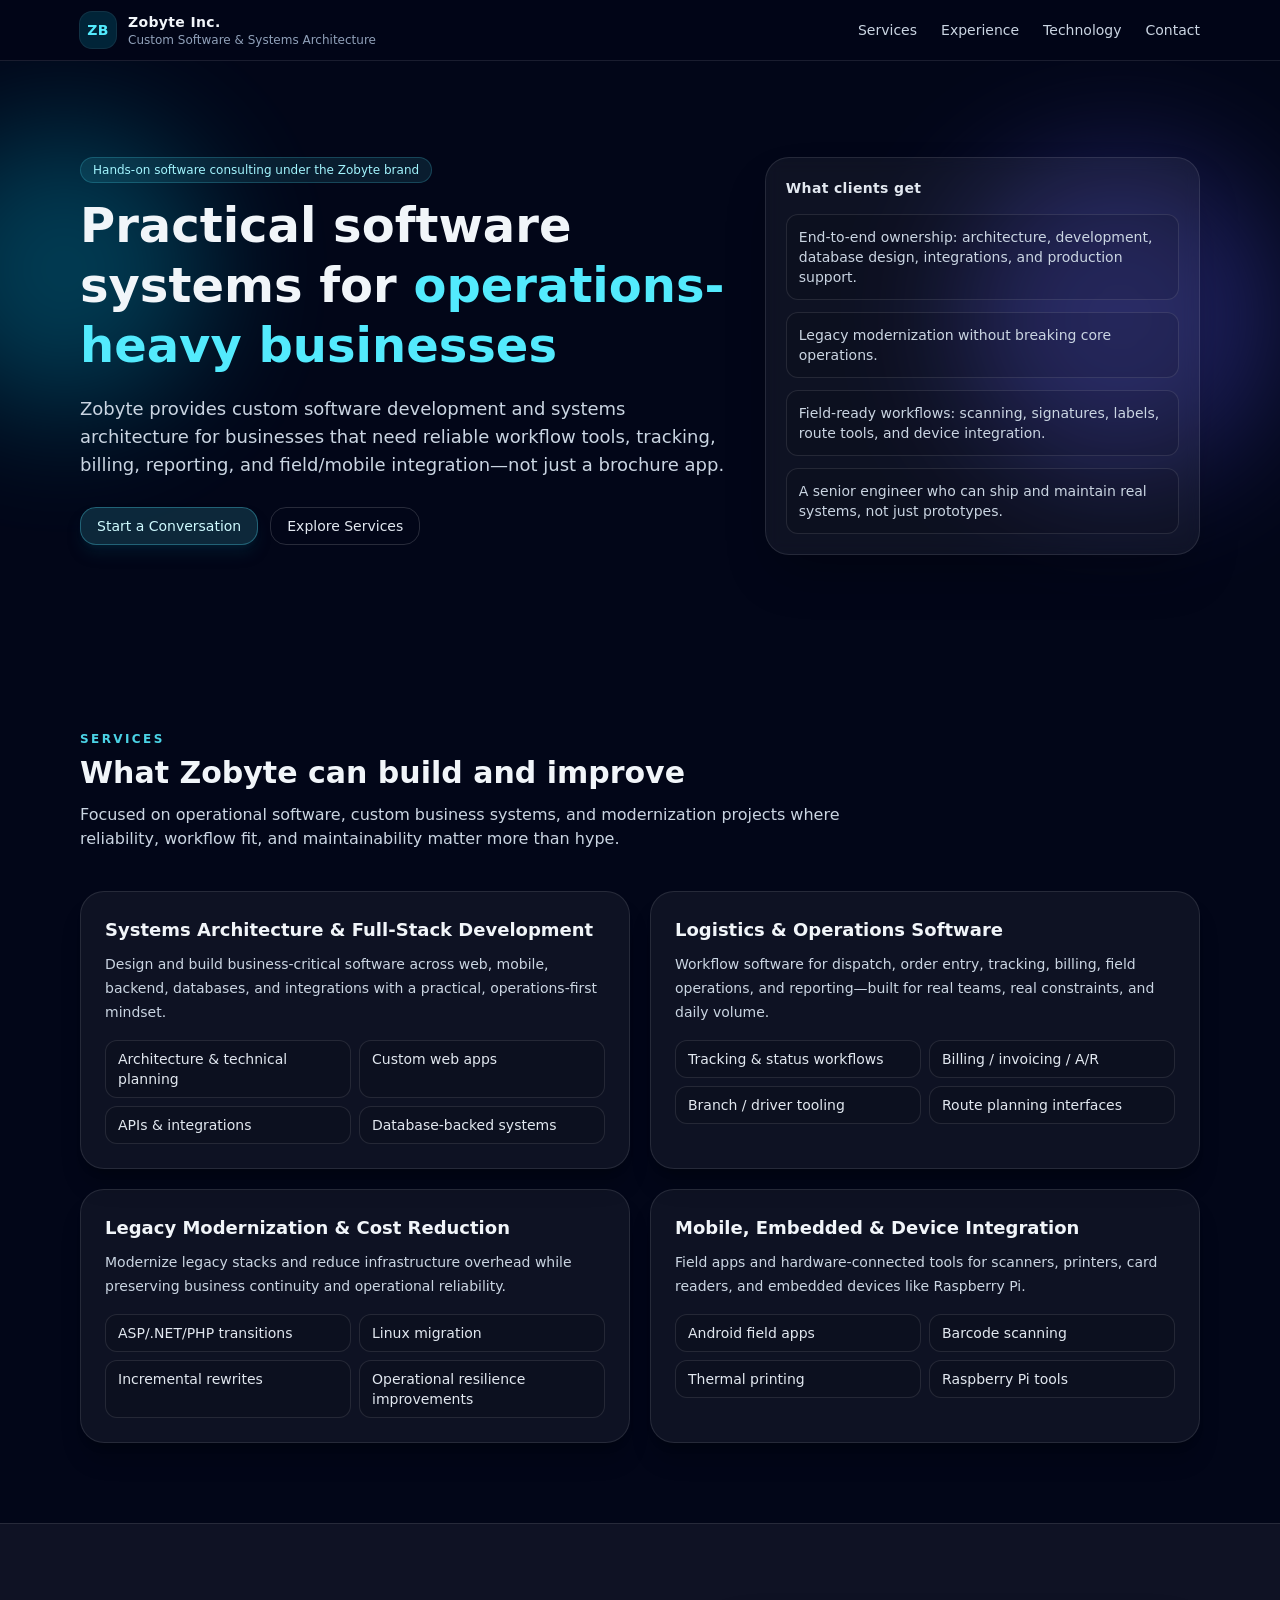
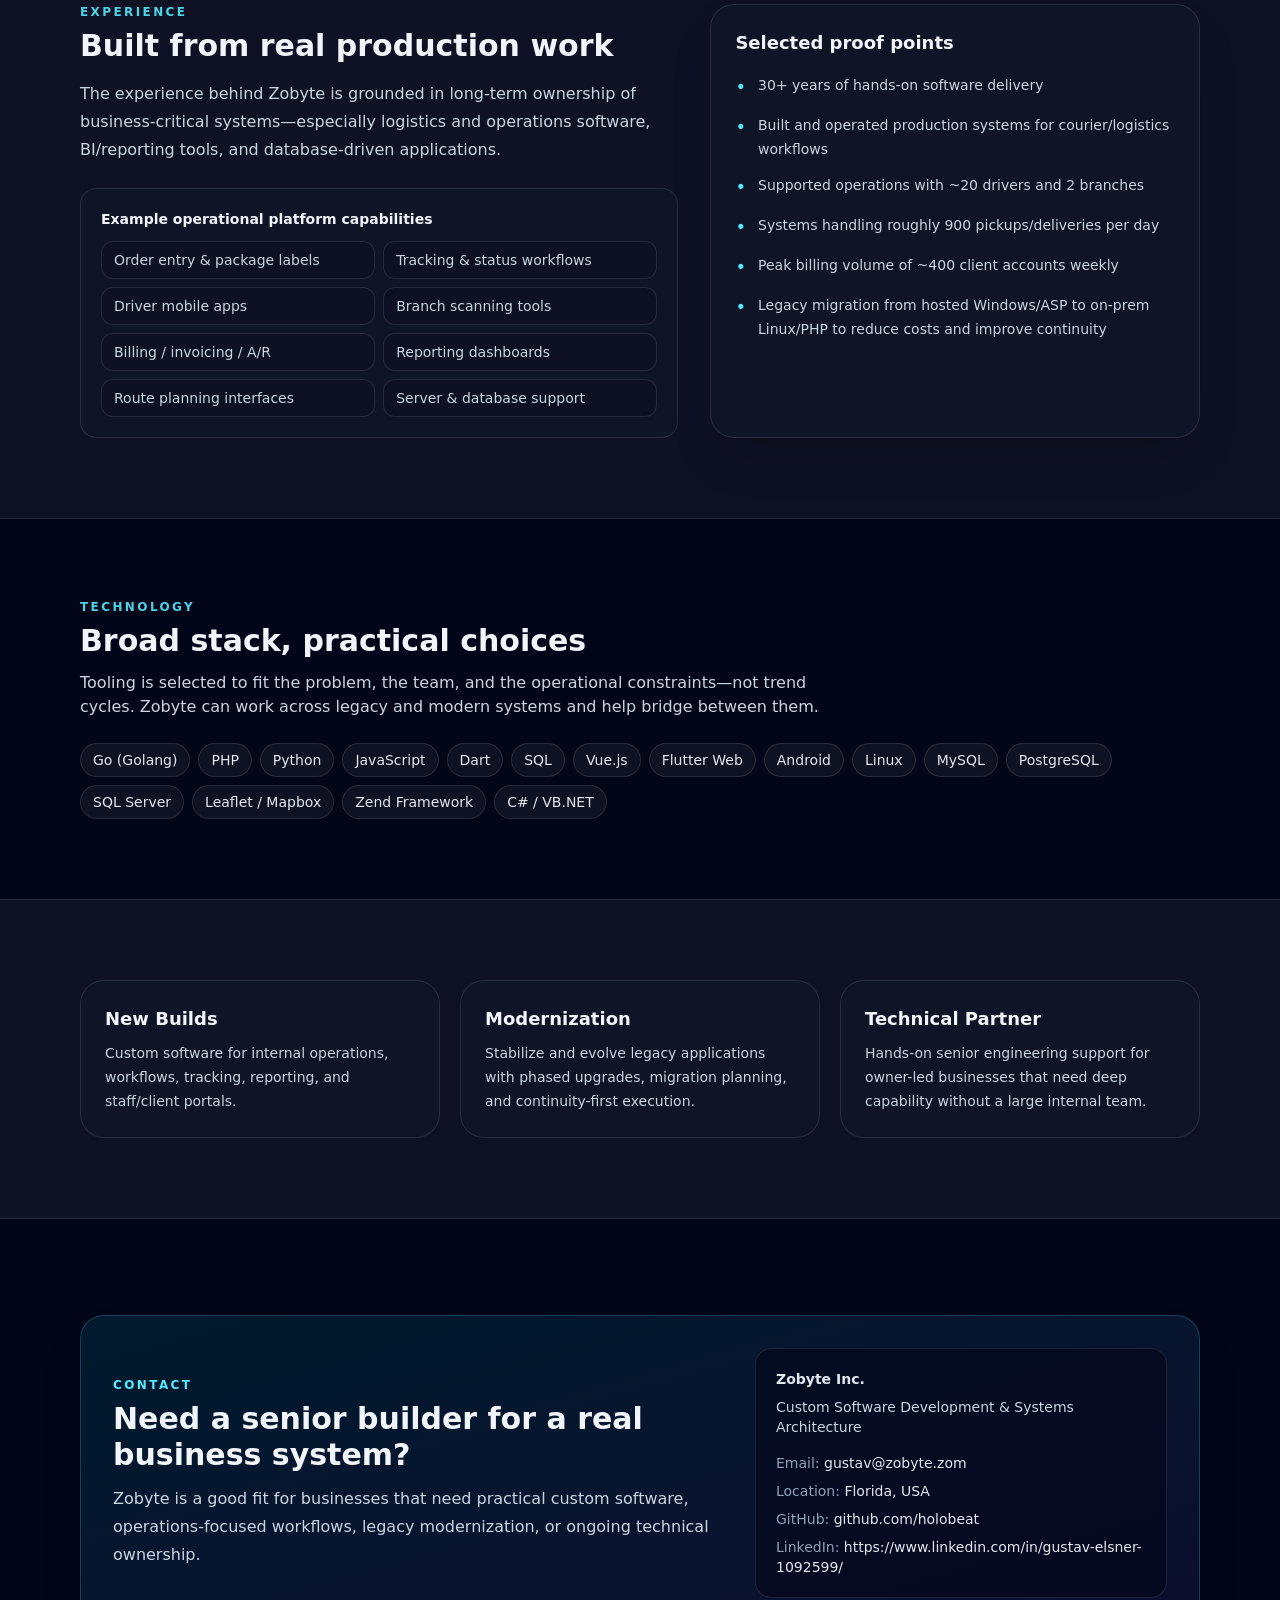
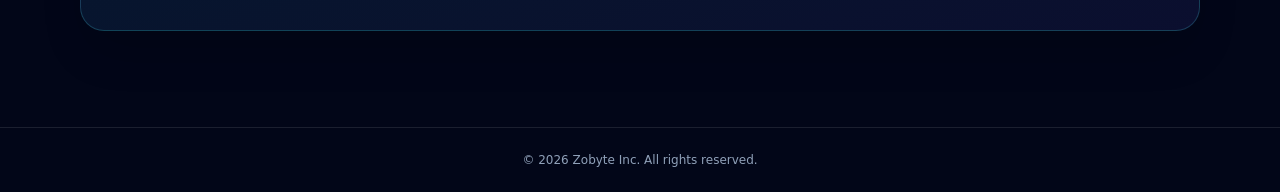
<file: index.html>
<!doctype html>
<html lang="en">

<head>
  <meta charset="UTF-8" />
  <meta name="viewport" content="width=device-width, initial-scale=1.0" />
  <title>Zobyte Inc. | Custom Software Development & Systems Architecture in Florida</title>
  <meta name="description"
    content="Zobyte Inc. builds custom software for logistics and operations-heavy businesses, including tracking, billing, mobile field tools, and legacy modernization in South Florida." />
  <meta name="robots" content="index, follow" />
  <link rel="canonical" href="https://zobyte.com/" />

  <!-- Optional but useful -->
  <meta name="author" content="Zobyte Inc." />
  <meta name="theme-color" content="#020617" />
  <meta name="application-name" content="Zobyte Inc." />

  <!-- Open Graph (Facebook, LinkedIn, etc.) -->
  <meta property="og:type" content="website" />
  <meta property="og:site_name" content="Zobyte Inc." />
  <meta property="og:title" content="Zobyte Inc. | Custom Software Development & Systems Architecture in Florida" />
  <meta property="og:description"
    content="Custom software development for logistics and operations-heavy businesses: tracking, billing, field/mobile workflows, and legacy modernization." />
  <meta property="og:url" content="https://zobyte.com/" />
  <meta property="og:image" content="https://zobyte.com/og-image.jpg" />
  <meta property="og:image:alt" content="Zobyte Inc. custom software and systems architecture" />
  <meta property="og:locale" content="en_US" />

  <!-- Twitter / X -->
  <meta name="twitter:card" content="summary_large_image" />
  <meta name="twitter:title" content="Zobyte Inc. | Custom Software Development & Systems Architecture in Florida" />
  <meta name="twitter:description"
    content="Custom software for logistics and operations workflows, legacy modernization, and mobile/field tools." />
  <meta name="twitter:image" content="https://zobyte.com/og-image.jpg" />

  <!-- Favicon -->
  <link rel="icon" type="image/png" href="/assets/favicon-BheBRp5o.png" />
  <script type="module" crossorigin src="/assets/index-BMOrGfVk.js"></script>
  <link rel="stylesheet" crossorigin href="/assets/index-HWYV5Nbq.css">
</head>


<body>
  <div id="root"></div>
</body>

</html>
</file>
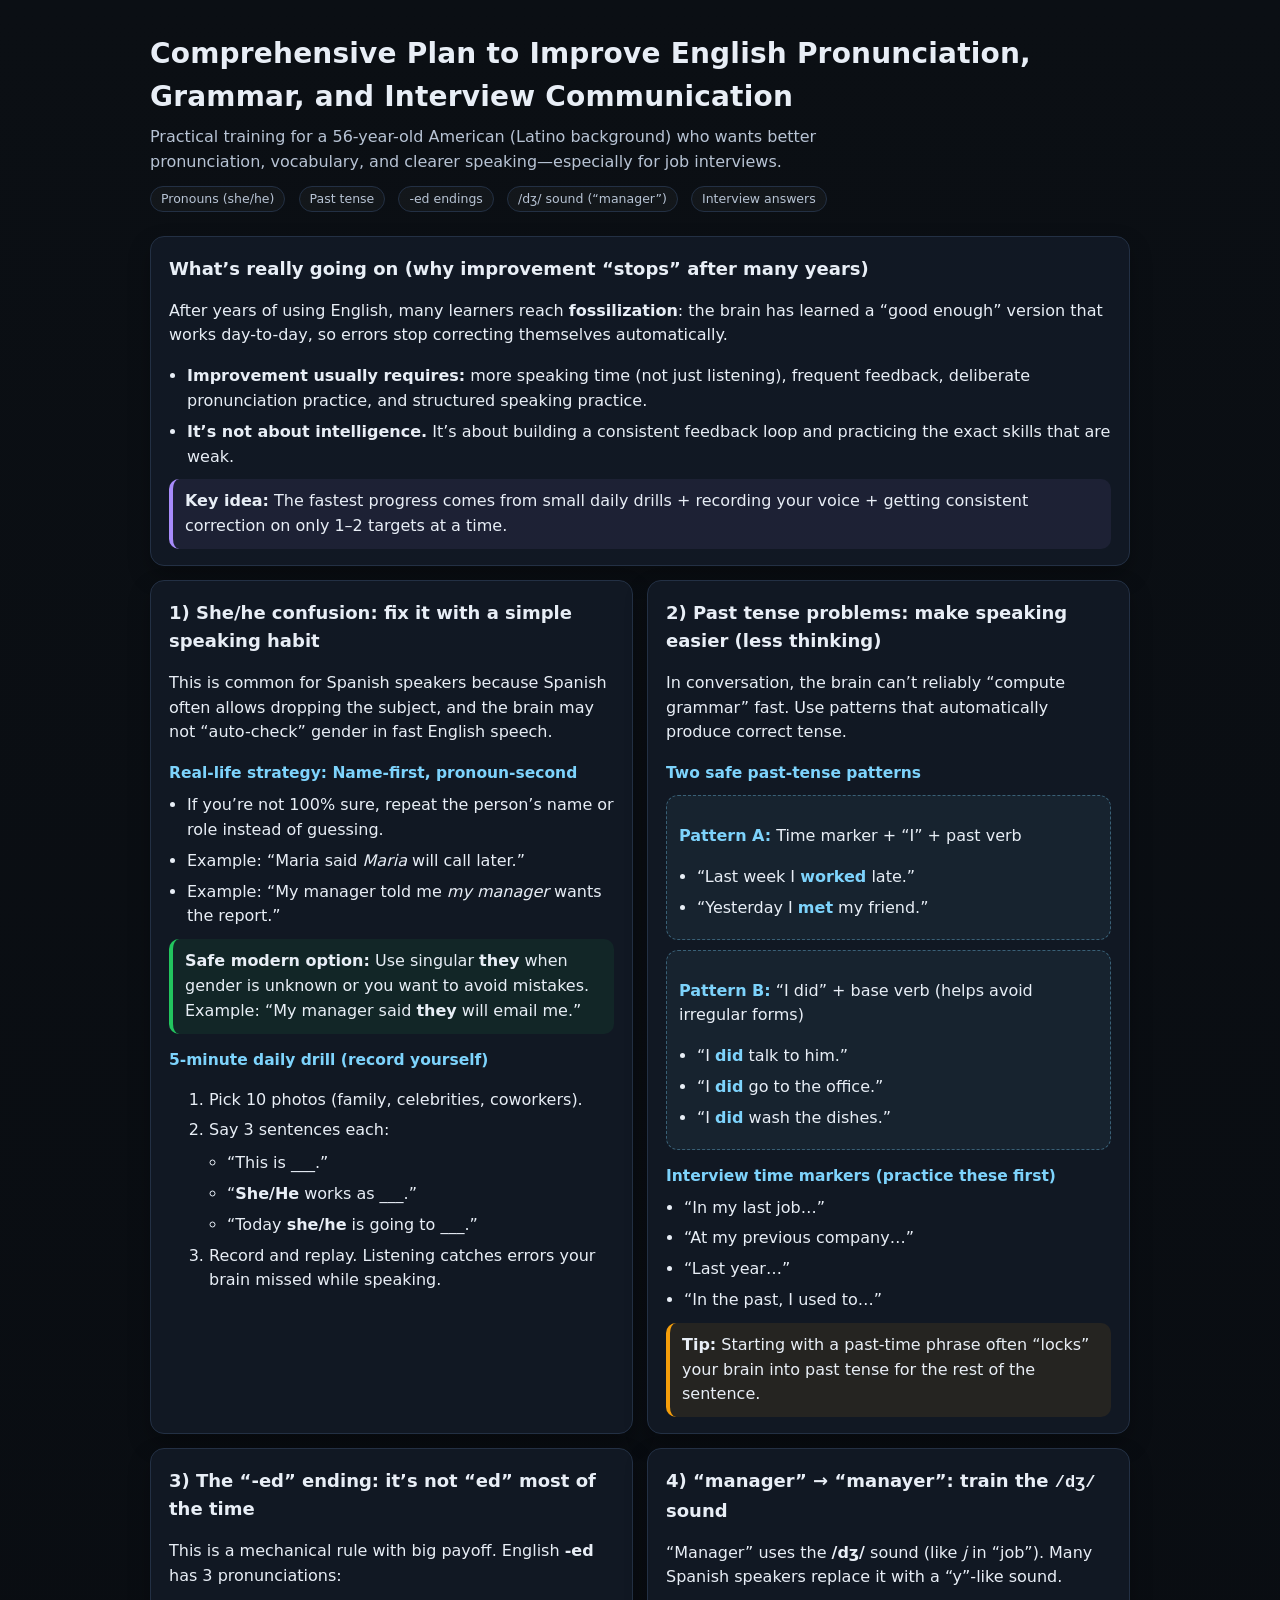
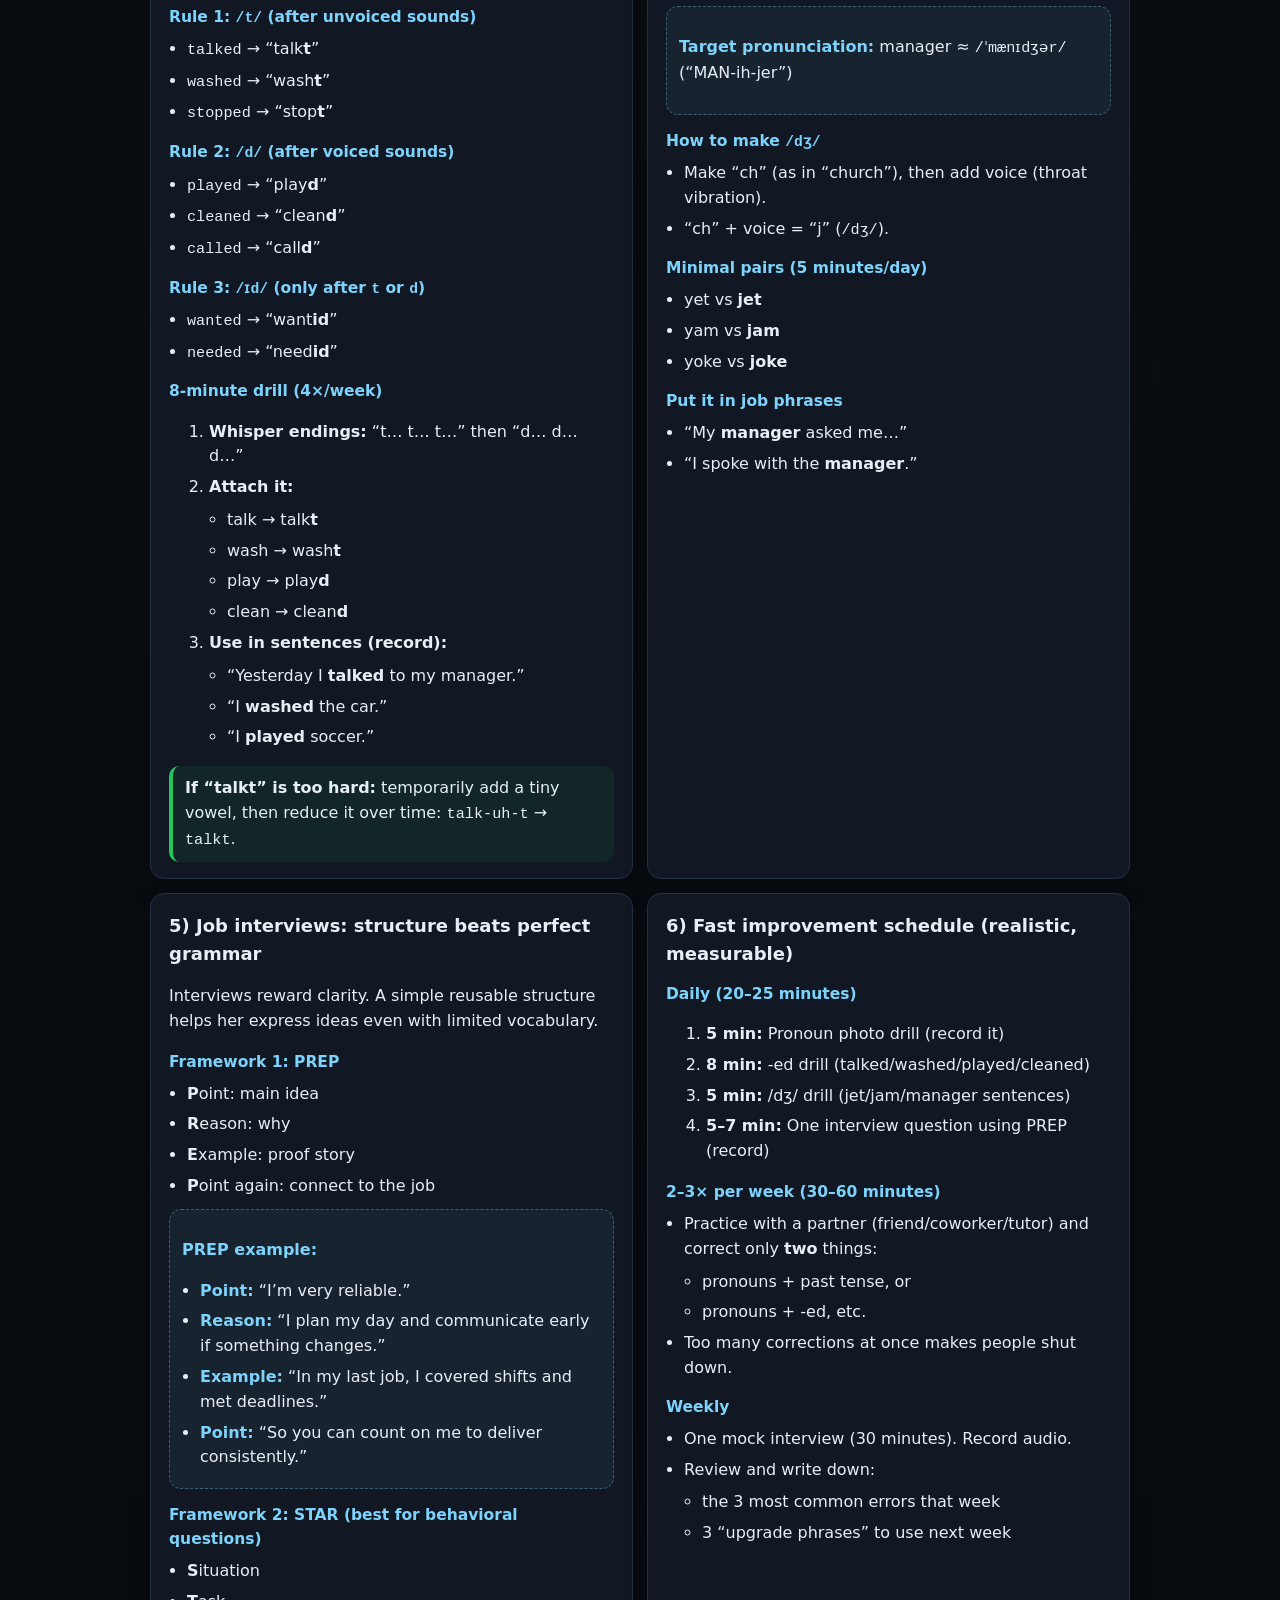
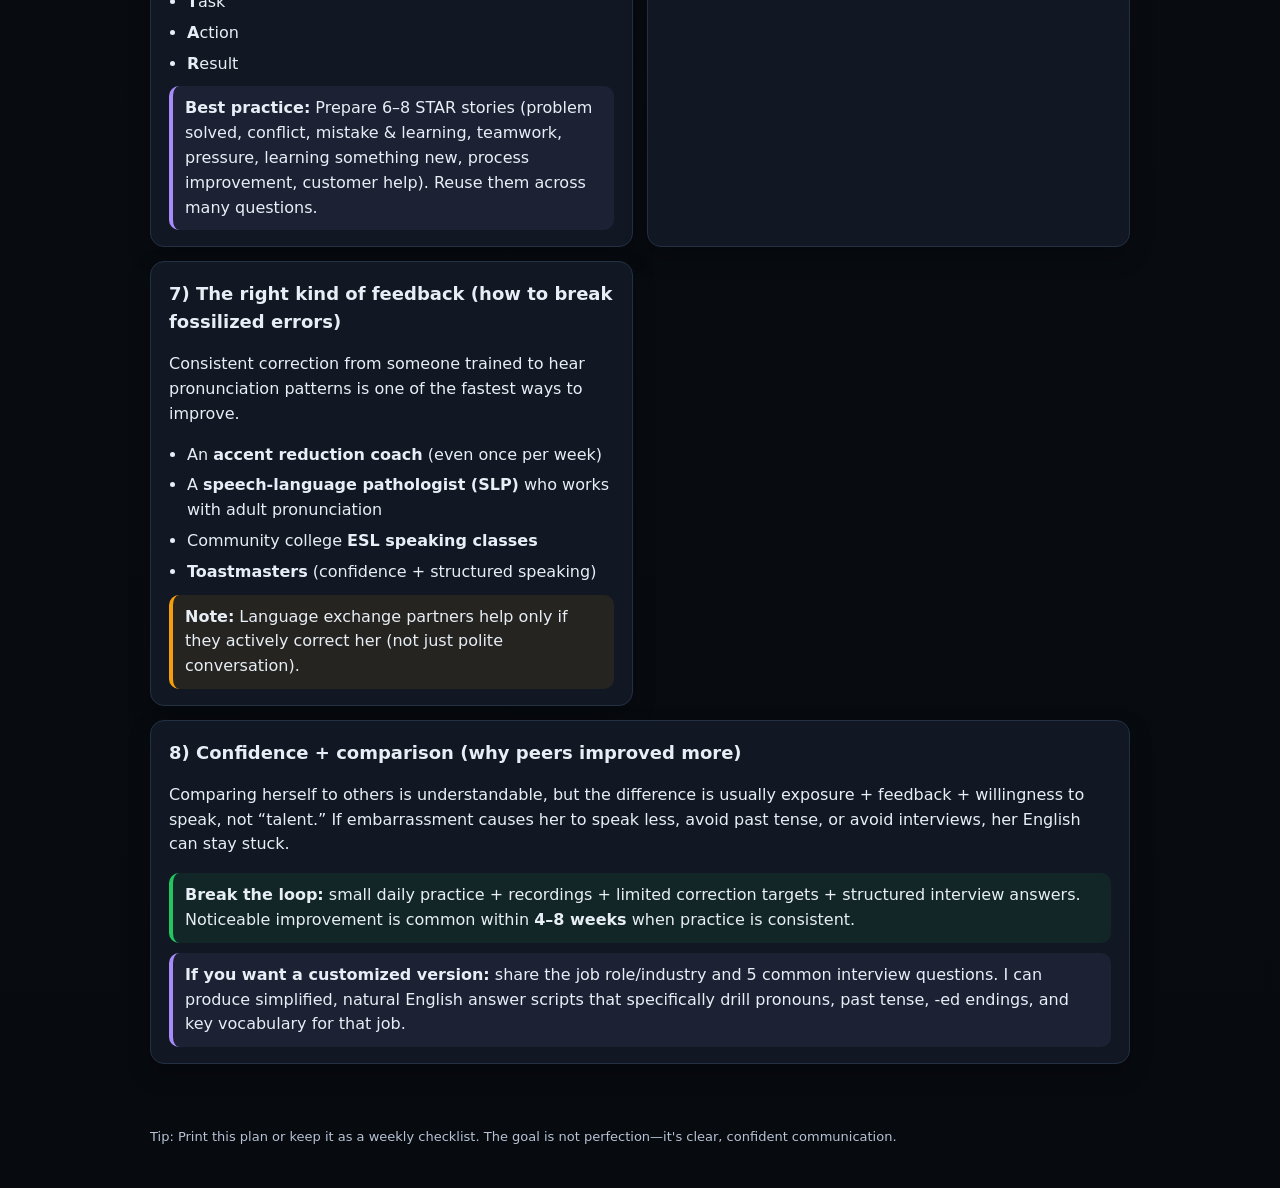
<file: english/index.html>
<!doctype html>
<html lang="en">

<head>
    <meta charset="utf-8" />
    <meta name="viewport" content="width=device-width, initial-scale=1" />
    <title>English Improvement Plan (Pronunciation, Grammar, Interviews)</title>
    <style>
        :root {
            --bg: #0b0f14;
            --card: #121925;
            --text: #e8eef6;
            --muted: #b7c3d4;
            --accent: #7dd3fc;
            --accent2: #a78bfa;
            --border: #233044;
            --good: #22c55e;
            --warn: #f59e0b;
        }

        body {
            margin: 0;
            font-family: system-ui, -apple-system, Segoe UI, Roboto, Helvetica, Arial, sans-serif;
            background: linear-gradient(180deg, var(--bg), #070a0f);
            color: var(--text);
            line-height: 1.55;
        }

        header {
            padding: 32px 18px 18px;
            max-width: 980px;
            margin: 0 auto;
        }

        header h1 {
            margin: 0 0 6px;
            font-size: 28px;
            letter-spacing: .2px;
        }

        header p {
            margin: 0;
            color: var(--muted);
            max-width: 72ch;
        }

        main {
            max-width: 980px;
            margin: 0 auto;
            padding: 0 18px 40px;
        }

        .grid {
            display: grid;
            gap: 14px;
        }

        @media (min-width: 900px) {
            .grid {
                grid-template-columns: 1fr 1fr;
            }

            .span-2 {
                grid-column: 1 / -1;
            }
        }

        section {
            background: rgba(18, 25, 37, .92);
            border: 1px solid var(--border);
            border-radius: 14px;
            padding: 18px 18px 16px;
            box-shadow: 0 10px 22px rgba(0, 0, 0, .25);
        }

        h2 {
            margin: 0 0 10px;
            font-size: 18px;
        }

        h3 {
            margin: 14px 0 6px;
            font-size: 15.5px;
            color: var(--accent);
        }

        ul {
            margin: 8px 0 0 18px;
            padding: 0;
        }

        li {
            margin: 6px 0;
        }

        code,
        kbd {
            font-family: ui-monospace, SFMono-Regular, Menlo, Monaco, Consolas, "Liberation Mono", monospace;
            font-size: .95em;
        }

        .pill {
            display: inline-block;
            padding: 2px 10px;
            border-radius: 999px;
            border: 1px solid var(--border);
            color: var(--muted);
            margin: 2px 8px 6px 0;
            background: rgba(255, 255, 255, .03);
            font-size: 12.5px;
            vertical-align: middle;
        }

        .callout {
            border-left: 4px solid var(--accent2);
            padding: 10px 12px;
            background: rgba(167, 139, 250, .08);
            border-radius: 10px;
            margin-top: 10px;
            color: var(--text);
        }

        .tip {
            border-left: 4px solid var(--good);
            padding: 10px 12px;
            background: rgba(34, 197, 94, .08);
            border-radius: 10px;
            margin-top: 10px;
        }

        .warn {
            border-left: 4px solid var(--warn);
            padding: 10px 12px;
            background: rgba(245, 158, 11, .09);
            border-radius: 10px;
            margin-top: 10px;
            color: var(--text);
        }

        .example {
            margin-top: 10px;
            padding: 12px;
            border: 1px dashed rgba(125, 211, 252, .35);
            border-radius: 12px;
            background: rgba(125, 211, 252, .06);
        }

        .example strong {
            color: var(--accent);
        }

        footer {
            max-width: 980px;
            margin: 0 auto;
            padding: 10px 18px 28px;
            color: var(--muted);
            font-size: 13px;
        }
    </style>
</head>

<body>
    <header>
        <h1>Comprehensive Plan to Improve English Pronunciation, Grammar, and Interview Communication</h1>
        <p>
            Practical training for a 56-year-old American (Latino background) who wants better pronunciation,
            vocabulary, and clearer speaking—especially for job interviews.
        </p>
        <div style="margin-top:10px">
            <span class="pill">Pronouns (she/he)</span>
            <span class="pill">Past tense</span>
            <span class="pill">-ed endings</span>
            <span class="pill">/dʒ/ sound (“manager”)</span>
            <span class="pill">Interview answers</span>
        </div>
    </header>

    <main class="grid">

        <section class="span-2">
            <h2>What’s really going on (why improvement “stops” after many years)</h2>
            <p>
                After years of using English, many learners reach <strong>fossilization</strong>: the brain has learned
                a “good enough”
                version that works day-to-day, so errors stop correcting themselves automatically.
            </p>
            <ul>
                <li><strong>Improvement usually requires:</strong> more speaking time (not just listening), frequent
                    feedback, deliberate pronunciation practice, and structured speaking practice.</li>
                <li><strong>It’s not about intelligence.</strong> It’s about building a consistent feedback loop and
                    practicing the exact skills that are weak.</li>
            </ul>
            <div class="callout">
                <strong>Key idea:</strong> The fastest progress comes from small daily drills + recording your voice +
                getting consistent correction on only 1–2 targets at a time.
            </div>
        </section>

        <section>
            <h2>1) She/he confusion: fix it with a simple speaking habit</h2>
            <p>
                This is common for Spanish speakers because Spanish often allows dropping the subject, and the brain may
                not “auto-check”
                gender in fast English speech.
            </p>

            <h3>Real-life strategy: Name-first, pronoun-second</h3>
            <ul>
                <li>If you’re not 100% sure, repeat the person’s name or role instead of guessing.</li>
                <li>Example: “Maria said <em>Maria</em> will call later.”</li>
                <li>Example: “My manager told me <em>my manager</em> wants the report.”</li>
            </ul>

            <div class="tip">
                <strong>Safe modern option:</strong> Use singular <strong>they</strong> when gender is unknown or you
                want to avoid mistakes.
                Example: “My manager said <strong>they</strong> will email me.”
            </div>

            <h3>5-minute daily drill (record yourself)</h3>
            <ol>
                <li>Pick 10 photos (family, celebrities, coworkers).</li>
                <li>Say 3 sentences each:
                    <ul>
                        <li>“This is ___.”</li>
                        <li>“<strong>She/He</strong> works as ___.”</li>
                        <li>“Today <strong>she/he</strong> is going to ___.”</li>
                    </ul>
                </li>
                <li>Record and replay. Listening catches errors your brain missed while speaking.</li>
            </ol>
        </section>

        <section>
            <h2>2) Past tense problems: make speaking easier (less thinking)</h2>
            <p>
                In conversation, the brain can’t reliably “compute grammar” fast. Use patterns that automatically
                produce correct tense.
            </p>

            <h3>Two safe past-tense patterns</h3>
            <div class="example">
                <p><strong>Pattern A:</strong> Time marker + “I” + past verb</p>
                <ul>
                    <li>“Last week I <strong>worked</strong> late.”</li>
                    <li>“Yesterday I <strong>met</strong> my friend.”</li>
                </ul>
            </div>

            <div class="example">
                <p><strong>Pattern B:</strong> “I did” + base verb (helps avoid irregular forms)</p>
                <ul>
                    <li>“I <strong>did</strong> talk to him.”</li>
                    <li>“I <strong>did</strong> go to the office.”</li>
                    <li>“I <strong>did</strong> wash the dishes.”</li>
                </ul>
            </div>

            <h3>Interview time markers (practice these first)</h3>
            <ul>
                <li>“In my last job…”</li>
                <li>“At my previous company…”</li>
                <li>“Last year…”</li>
                <li>“In the past, I used to…”</li>
            </ul>
            <div class="warn">
                <strong>Tip:</strong> Starting with a past-time phrase often “locks” your brain into past tense for the
                rest of the sentence.
            </div>
        </section>

        <section>
            <h2>3) The “-ed” ending: it’s not “ed” most of the time</h2>
            <p>
                This is a mechanical rule with big payoff. English <strong>-ed</strong> has 3 pronunciations:
            </p>

            <h3>Rule 1: <code>/t/</code> (after unvoiced sounds)</h3>
            <ul>
                <li><code>talked</code> → “talk<strong>t</strong>”</li>
                <li><code>washed</code> → “wash<strong>t</strong>”</li>
                <li><code>stopped</code> → “stop<strong>t</strong>”</li>
            </ul>

            <h3>Rule 2: <code>/d/</code> (after voiced sounds)</h3>
            <ul>
                <li><code>played</code> → “play<strong>d</strong>”</li>
                <li><code>cleaned</code> → “clean<strong>d</strong>”</li>
                <li><code>called</code> → “call<strong>d</strong>”</li>
            </ul>

            <h3>Rule 3: <code>/ɪd/</code> (only after <code>t</code> or <code>d</code>)</h3>
            <ul>
                <li><code>wanted</code> → “want<strong>id</strong>”</li>
                <li><code>needed</code> → “need<strong>id</strong>”</li>
            </ul>

            <h3>8-minute drill (4×/week)</h3>
            <ol>
                <li><strong>Whisper endings:</strong> “t… t… t…” then “d… d… d…”</li>
                <li><strong>Attach it:</strong>
                    <ul>
                        <li>talk → talk<strong>t</strong></li>
                        <li>wash → wash<strong>t</strong></li>
                        <li>play → play<strong>d</strong></li>
                        <li>clean → clean<strong>d</strong></li>
                    </ul>
                </li>
                <li><strong>Use in sentences (record):</strong>
                    <ul>
                        <li>“Yesterday I <strong>talked</strong> to my manager.”</li>
                        <li>“I <strong>washed</strong> the car.”</li>
                        <li>“I <strong>played</strong> soccer.”</li>
                    </ul>
                </li>
            </ol>

            <div class="tip">
                <strong>If “talkt” is too hard:</strong> temporarily add a tiny vowel, then reduce it over time:
                <code>talk-uh-t</code> → <code>talkt</code>.
            </div>
        </section>

        <section>
            <h2>4) “manager” → “manayer”: train the <code>/dʒ/</code> sound</h2>
            <p>
                “Manager” uses the <strong>/dʒ/</strong> sound (like <em>j</em> in “job”). Many Spanish speakers replace
                it with a “y”-like sound.
            </p>

            <div class="example">
                <p><strong>Target pronunciation:</strong> manager ≈ <code>/ˈmænɪdʒər/</code> (“MAN-ih-jer”)</p>
            </div>

            <h3>How to make <code>/dʒ/</code></h3>
            <ul>
                <li>Make “ch” (as in “church”), then add voice (throat vibration).</li>
                <li>“ch” + voice = “j” (<code>/dʒ/</code>).</li>
            </ul>

            <h3>Minimal pairs (5 minutes/day)</h3>
            <ul>
                <li>yet vs <strong>jet</strong></li>
                <li>yam vs <strong>jam</strong></li>
                <li>yoke vs <strong>joke</strong></li>
            </ul>

            <h3>Put it in job phrases</h3>
            <ul>
                <li>“My <strong>manager</strong> asked me…”</li>
                <li>“I spoke with the <strong>manager</strong>.”</li>
            </ul>
        </section>

        <section>
            <h2>5) Job interviews: structure beats perfect grammar</h2>
            <p>
                Interviews reward clarity. A simple reusable structure helps her express ideas even with limited
                vocabulary.
            </p>

            <h3>Framework 1: PREP</h3>
            <ul>
                <li><strong>P</strong>oint: main idea</li>
                <li><strong>R</strong>eason: why</li>
                <li><strong>E</strong>xample: proof story</li>
                <li><strong>P</strong>oint again: connect to the job</li>
            </ul>

            <div class="example">
                <p><strong>PREP example:</strong></p>
                <ul>
                    <li><strong>Point:</strong> “I’m very reliable.”</li>
                    <li><strong>Reason:</strong> “I plan my day and communicate early if something changes.”</li>
                    <li><strong>Example:</strong> “In my last job, I covered shifts and met deadlines.”</li>
                    <li><strong>Point:</strong> “So you can count on me to deliver consistently.”</li>
                </ul>
            </div>

            <h3>Framework 2: STAR (best for behavioral questions)</h3>
            <ul>
                <li><strong>S</strong>ituation</li>
                <li><strong>T</strong>ask</li>
                <li><strong>A</strong>ction</li>
                <li><strong>R</strong>esult</li>
            </ul>

            <div class="callout">
                <strong>Best practice:</strong> Prepare 6–8 STAR stories (problem solved, conflict, mistake & learning,
                teamwork, pressure, learning something new, process improvement, customer help).
                Reuse them across many questions.
            </div>
        </section>

        <section>
            <h2>6) Fast improvement schedule (realistic, measurable)</h2>

            <h3>Daily (20–25 minutes)</h3>
            <ol>
                <li><strong>5 min:</strong> Pronoun photo drill (record it)</li>
                <li><strong>8 min:</strong> -ed drill (talked/washed/played/cleaned)</li>
                <li><strong>5 min:</strong> /dʒ/ drill (jet/jam/manager sentences)</li>
                <li><strong>5–7 min:</strong> One interview question using PREP (record)</li>
            </ol>

            <h3>2–3× per week (30–60 minutes)</h3>
            <ul>
                <li>Practice with a partner (friend/coworker/tutor) and correct only <strong>two</strong> things:
                    <ul>
                        <li>pronouns + past tense, or</li>
                        <li>pronouns + -ed, etc.</li>
                    </ul>
                </li>
                <li>Too many corrections at once makes people shut down.</li>
            </ul>

            <h3>Weekly</h3>
            <ul>
                <li>One mock interview (30 minutes). Record audio.</li>
                <li>Review and write down:
                    <ul>
                        <li>the 3 most common errors that week</li>
                        <li>3 “upgrade phrases” to use next week</li>
                    </ul>
                </li>
            </ul>
        </section>

        <section>
            <h2>7) The right kind of feedback (how to break fossilized errors)</h2>
            <p>
                Consistent correction from someone trained to hear pronunciation patterns is one of the fastest ways to
                improve.
            </p>
            <ul>
                <li>An <strong>accent reduction coach</strong> (even once per week)</li>
                <li>A <strong>speech-language pathologist (SLP)</strong> who works with adult pronunciation</li>
                <li>Community college <strong>ESL speaking classes</strong></li>
                <li><strong>Toastmasters</strong> (confidence + structured speaking)</li>
            </ul>
            <div class="warn">
                <strong>Note:</strong> Language exchange partners help only if they actively correct her (not just
                polite conversation).
            </div>
        </section>

        <section class="span-2">
            <h2>8) Confidence + comparison (why peers improved more)</h2>
            <p>
                Comparing herself to others is understandable, but the difference is usually exposure + feedback +
                willingness to speak,
                not “talent.” If embarrassment causes her to speak less, avoid past tense, or avoid interviews, her
                English can stay stuck.
            </p>
            <div class="tip">
                <strong>Break the loop:</strong> small daily practice + recordings + limited correction targets +
                structured interview answers.
                Noticeable improvement is common within <strong>4–8 weeks</strong> when practice is consistent.
            </div>

            <div class="callout">
                <strong>If you want a customized version:</strong> share the job role/industry and 5 common interview
                questions.
                I can produce simplified, natural English answer scripts that specifically drill pronouns, past tense,
                -ed endings,
                and key vocabulary for that job.
            </div>
        </section>

    </main>

    <footer>
        <p>
            Tip: Print this plan or keep it as a weekly checklist. The goal is not perfection—it's clear, confident
            communication.
        </p>
    </footer>
</body>

</html>
</file>
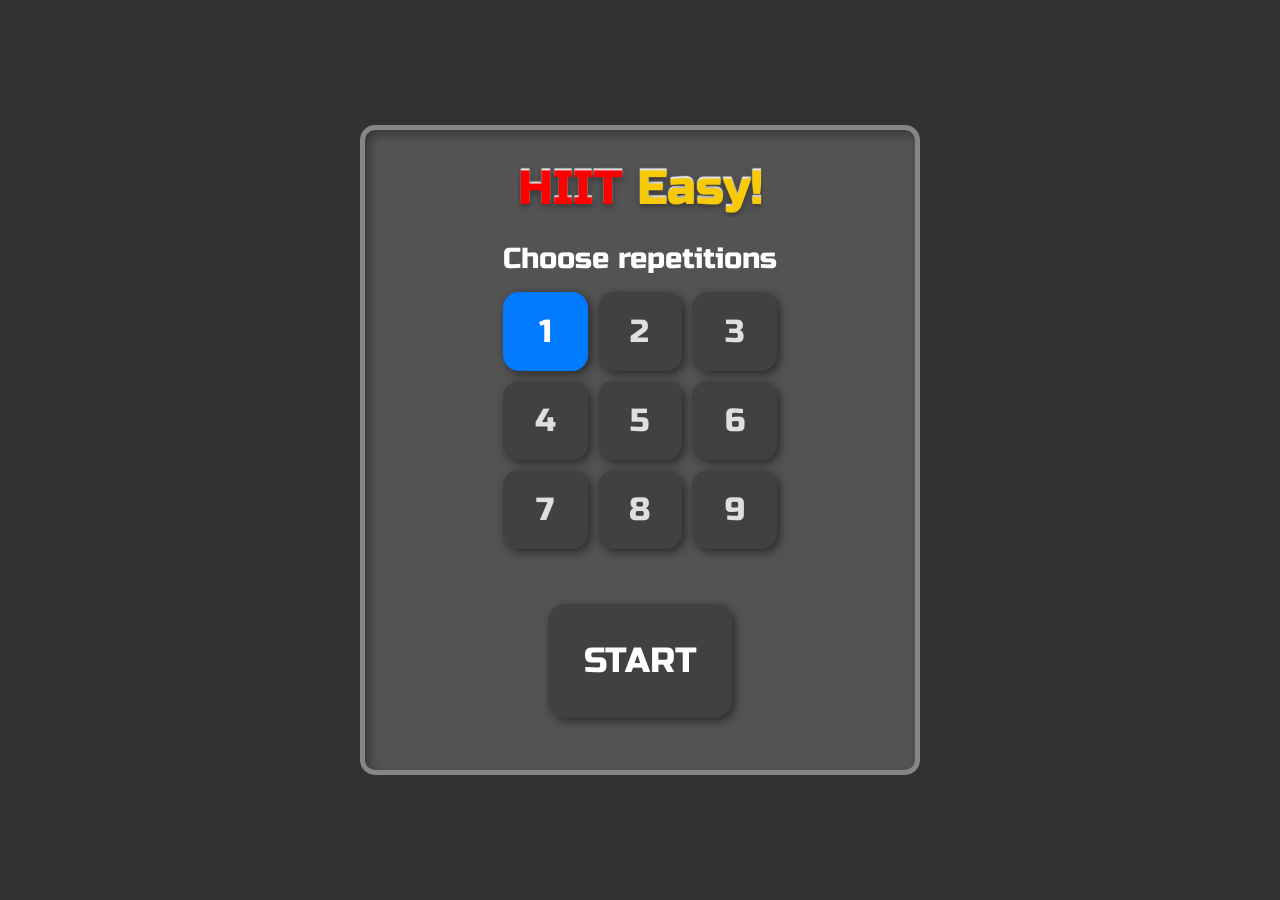
<file: hiiteasy/index.html>
<!DOCTYPE html>
<html lang="en">

<head>
    <meta charset="UTF-8">
    <meta name="viewport" content="width=device-width, initial-scale=1.0">
    <meta name="description"
        content="Stay on track with your HIIT workouts! This simple, single-page HIIT Exercise Counter and Timer app helps you manage intervals and exercise counts effortlessly. Perfect for high-intensity training, circuit routines, and quick workouts." />
    <link href="https://fonts.googleapis.com/css2?family=Russo+One&display=swap" rel="stylesheet">
    <title>HIIT Exercise Counter and Timer</title>
    <style>
        body,
        html {
            margin: 0;
            padding: 0;
            display: flex;
            flex-direction: column;
            justify-content: center;
            align-items: center;
            height: 100%;
            width: 100%;
            font-family: 'Russo One', Arial, sans-serif;
            background-color: #323232;
        }

        button {
            border-radius: .5em;
            font-family: 'Russo One', Arial, sans-serif;
        }

        #app {
            display: flex;
            padding: 20px;
            height: 88%;
            width: 100%;
            max-width: 600px;
            align-items: center;
            box-sizing: border-box;
        }

        #start-screen {
            display: flex;
            flex-direction: column;
            text-align: center;
            align-items: center;
            justify-content: center;
            width: 100%;
            box-sizing: border-box;
            padding: 20px;
            background-color: #535353;
            border: 5px solid rgb(134, 134, 134);
            box-shadow: inset 5px 5px 10px rgba(0, 0, 0, 0.3);
            border-radius: 15px;
            box-sizing: border-box;
        }

        #exercise-screen {
            display: flex;
            flex-direction: column;
            text-align: center;
            width: 100%;
            height: 100%;
            box-sizing: border-box;
            padding: 20px;
            background-color: #535353;
            border: 5px solid rgb(134, 134, 134);
            box-shadow: inset 5px 5px 10px rgba(0, 0, 0, 0.3);
            border-radius: 15px;
            box-sizing: border-box;
            row-gap: 1em;
        }

        #exercise-screen div {
            display: flex;
            text-align: center;
            justify-content: center;
            align-items: center;
            color: white;
            flex-grow: 1;
            height: inherit;
        }

        #repetition-buttons {
            text-align: center;
            display: grid;
            grid-template-columns: repeat(3, 1fr);
            gap: 10px;
            margin-bottom: 20px;
            width: 100%;
        }

        .repetition-button {
            padding: 20px;
            background-color: #414141;
            color: rgb(223, 223, 223);
            box-shadow: 3px 3px 10px rgba(0, 0, 0, 0.5);
            cursor: pointer;
            border: none;
            transition: background-color 0.3s;
            font-size: 2em;
        }

        .repetition-button.active {
            background-color: #007bff;
            color: #ffffff;
        }

        #start-button {
            padding: 1em;
            margin-top: 1em;
            font-size: 2.2em;
            color: white;
            background-color: #414141;
            border: none;
            cursor: pointer;
            box-shadow: 3px 3px 10px rgba(0, 0, 0, 0.5);
        }

        #session-message {
            font-size: 2em;
            padding-top: 1em;
            color: rgb(255, 240, 35);
        }

        #exercise-progress {
            position: relative;
            background-color: #414141;
            color: white;
            border-radius: 15px;
            box-shadow: 3px 3px 10px rgba(0, 0, 0, 0.5);
            font-size: calc(1rem + 0.8vw + 1.5vh);
            overflow: hidden;
        }

        #exercise-progress-text {
            position: absolute;
        }

        #exercise-progress-bar {
            position: absolute;
            top: 0;
            bottom: 0;
            left: 0;
            background-color: green;
            width: 0%;
        }

        #exercise-name {
            background-color: #2e2d3f;
            color: white;
            border-radius: 15px;
            box-shadow: 3px 3px 10px rgba(0, 0, 0, 0.5);
            font-size: calc(1rem + 0.8vw + 1.5vh);
        }

        #exercise-timer {
            background-color: #414141;
            color: white;
            border-radius: 15px;
            box-shadow: 3px 3px 10px rgba(0, 0, 0, 0.5);
            font-size: calc(1rem + 4vw + 6vh);
        }

        #logo {
            margin-top: .2em;
            margin-bottom: .5em;
            font-size: 3rem;
            white-space: nowrap;
            overflow: hidden;
            color: #F7CA05;
            text-shadow: 0 2px 7px rgba(0, 0, 0, 0.4), 0 -2px 1px #fff;
            animation: glitch 1.3s linear infinite;
        }

        @media screen and (max-height: 600px) {
            #start-screen {
                flex-direction: row;
                column-gap: 2rem;
            }

            #logo {
                position: absolute;
                right: .5em;
                top: .5em;
                font-size: 2em;
            }
        }

        @keyframes glitch {
            0% {
                transform: translate(0);
            }

            20% {
                transform: translate(-2px, 2px);
            }

            40% {
                transform: translate(-2px, -2px);
            }

            60% {
                transform: translate(2px, 2px);
            }

            80% {
                transform: translate(2px, -2px);
            }

            100% {
                transform: translate(0);
            }
        }
    </style>
</head>

<body>
    <div id="app">

        <!-- Start Screen -->
        <div id="start-screen" style="position: relative">
            <div id="logo">
                <span style="color: red;">HIIT</span> Easy!
            </div>
            <div>
                <div style="color: white; font-size: 1.8rem; margin-bottom: 1rem;">Choose repetitions</div>
                <div id="repetition-buttons"></div>
            </div>
            <div>
                <button id="start-button">START</button>
                <div id="session-message"></div>
            </div>
        </div>

        <!-- Exercise Screen -->
        <div id="exercise-screen" style="display:none;">
            <div id="exercise-progress">
                <div id="exercise-progress-bar"></div>
                <div id="exercise-progress-text"></div>
            </div>
            <div id="exercise-name"></div>
            <div id="exercise-timer"></div>
        </div>
    </div>
    <script>
        class Beeper {
            constructor() {
                this.audioContext = new (window.AudioContext || window.webkitAudioContext)();
            }

            beep(duration = 200, frequency = 1174, volume = 0.5) {
                // Create an oscillator to generate the sound wave
                const oscillator = this.audioContext.createOscillator();
                oscillator.type = "sine"; // Type of wave: 'sine', 'square', 'sawtooth', 'triangle'
                oscillator.frequency.value = frequency; // Frequency in Hz

                // Create a gain node to control the volume
                const gainNode = this.audioContext.createGain();
                gainNode.gain.value = volume;

                // Connect the nodes: oscillator -> gain -> audio context (speakers)
                oscillator.connect(gainNode);
                gainNode.connect(this.audioContext.destination);

                // Start and stop the beep sound
                oscillator.start(this.audioContext.currentTime);
                oscillator.stop(this.audioContext.currentTime + duration / 1000);
            }
        }

        var beeper;

        const plans = [
            {
                "meta": {
                    "name": "Bodyweight HIIT"
                },
                "warmup": [
                    { "name": "Jumping jacks", "duration": 30 },
                    { "name": "Arm circles forward", "duration": 30 },
                    { "name": "Arm circles backward", "duration": 30 },
                    { "name": "Left Leg swings", "duration": 30 },
                    { "name": "Right Leg swings", "duration": 30 },
                    { "name": "Bodyweight squats", "duration": 30 },
                    { "name": "Lunges", "duration": 30 },
                    { "name": "Rest", "duration": 20 },
                ],
                "hiitWorkout": [
                    { "name": "Squat jumps", "duration": 20 },
                    { "name": "Rest", "duration": 30 },
                    { "name": "Lunges", "duration": 20 },
                    { "name": "Rest", "duration": 30 },
                    //
                    { "name": "Push-ups", "duration": 20 },
                    { "name": "Rest", "duration": 30 },
                    { "name": "Plank to push-up", "duration": 20 },
                    { "name": "Rest", "duration": 120 },
                    //
                    { "name": "Mountain climbers", "duration": 20 },
                    { "name": "Rest", "duration": 30 },
                    { "name": "Bicycle crunches", "duration": 20 },
                    { "name": "Rest", "duration": 120 },
                    //
                    { "name": "Burpees", "duration": 20 },
                    { "name": "Rest", "duration": 30 },
                    { "name": "High knees", "duration": 20 },
                    { "name": "Rest", "duration": 60 }
                ],
                "cooldown": [
                    { "name": "Stretching", "duration": 300 }
                ]
            }
        ];

        let plan = plans[0];

        // App logic
        const repetitionButtonsContainer = document.getElementById("repetition-buttons");
        const startButton = document.getElementById("start-button");
        const startScreen = document.getElementById("start-screen");
        const exerciseScreen = document.getElementById("exercise-screen");
        const exerciseName = document.getElementById("exercise-name");
        const exerciseTimer = document.getElementById("exercise-timer");
        const exerciseProgress = document.getElementById("exercise-progress");
        const exerciseProgressText = document.getElementById("exercise-progress-text");
        const exerciseProgressBar = document.getElementById("exercise-progress-bar");
        const sessionMessage = document.getElementById("session-message");
        let repetitionsTotal = null;

        // Repetition buttons logic
        for (let i = 1; i <= 9; i++) {
            const button = document.createElement("button");
            button.className = "repetition-button";
            button.textContent = i;
            button.onclick = () => {
                document.querySelectorAll(".repetition-button").forEach(btn => btn.classList.remove("active"));
                button.classList.add("active");
                repetitionsTotal = i;
            };
            repetitionButtonsContainer.appendChild(button);
        }

        // Start button logic
        startButton.onclick = () => {
            if (repetitionsTotal !== null) {
                startScreen.style.display = "none";
                exerciseScreen.style.display = "flex";
                beeper = new Beeper();
                beeper.beep();
                startExercise();
            } else {
                alert("Please select the number of repetitions.");
            }
        };

        const PART_WARMUP = 0;
        const PART_HIIT = 1;
        const PART_COOLDOWN = 2;

        // Exercise logic
        let currentExerciseIndex = 0;
        let currentExerciseDisplayIndex = 0; // skips the "Rest" type exercises
        let currentPartIndex = PART_WARMUP; // Start with warmup
        let repetitionCounter = 1;
        let exerciseCountPerRound = null;
        let intervalId = null;
        let totalSeconds = 0;
        let totalSecondsRemaining = 0;

        setDefaultRepetition();

        function getExerciseCountPerRound(exercises) {
            return exercises.filter(
                (e) => {
                    return e.name.toLowerCase() != 'rest';
                }
            ).length;
        }

        function getTotalSeconds(plan) {
            return ['warmup', 'hiitWorkout', 'cooldown'].reduce(
                (acc, p) => acc + plan[p].reduce((a, v) => a + v.duration, 0),
                0
            )
        }

        function setDefaultRepetition() {
            // set default repetition count
            repetitionButtonsContainer.children[0].click();
        }

        function startExercise() {
            totalSeconds = getTotalSeconds(plan);
            totalSecondsRemaining = totalSeconds;
            nextExercise();
        }

        function nextExercise() {
            let exercises;
            if (currentPartIndex === PART_WARMUP) {
                exercises = plan.warmup;
            } else if (currentPartIndex === PART_COOLDOWN) {
                exercises = plan.cooldown;
            } else {
                exercises = plan.hiitWorkout;
            }
            exerciseCountPerRound = getExerciseCountPerRound(exercises);


            if (currentExerciseIndex < exercises.length) {
                const exercise = exercises[currentExerciseIndex];
                exerciseName.textContent = exercise.name;
                readAloud(exercise.name);
                if (exercise.name.toLowerCase() != 'rest') currentExerciseDisplayIndex++;
                updateExerciseUI();
                startCountdown(exercise.duration, () => {
                    // executes when timer is at zero
                    currentExerciseIndex++;
                    beeper.beep();
                    nextExercise();
                });
            } else if (currentPartIndex === PART_WARMUP) {
                // Move from warmup to HIIT workout
                currentPartIndex = PART_HIIT;
                currentExerciseIndex = 0;
                currentExerciseDisplayIndex = 0;
                nextExercise();
            } else if (repetitionCounter < repetitionsTotal) {
                // If the current repetition is not complete, repeat the round
                currentExerciseIndex = 0;
                repetitionCounter++;
                currentExerciseDisplayIndex = 0;
                nextExercise();
            } else if (currentPartIndex === PART_HIIT) {
                // cooldown
                currentPartIndex = PART_COOLDOWN;
                currentExerciseIndex = 0;
                currentExerciseDisplayIndex = 0;
                nextExercise();
            } else {
                currentExerciseIndex = 0;
                currentExerciseDisplayIndex = 0;
                sessionMessage.innerHTML = "SESSION COMPLETE!";
                resetApp();
            }
        }

        function startCountdown(duration, callback) {
            let timeLeft = duration;
            exerciseTimer.textContent = timeLeft;
            intervalId = setInterval(() => {
                timeLeft--;
                totalSecondsRemaining--;
                exerciseProgressBar.style.width = `${100 - Math.floor(totalSecondsRemaining / totalSeconds * 100)}%`;
                exerciseTimer.textContent = timeLeft;
                if (timeLeft <= 0) {
                    clearInterval(intervalId);
                    callback();
                }
            }, 1000);
        }

        function startCooldown() {
            exerciseName.textContent = "Cool-down";
            const cooldown = plan.cooldown[0];
            startCountdown(cooldown.duration, () => {
                resetApp();
            });
        }

        function resetApp() {
            startScreen.style.display = "flex";
            exerciseScreen.style.display = "none";
            exerciseProgressBar.style.width = '0%';
            totalSeconds = 0;
            currentPartIndex = PART_WARMUP;
            currentExerciseIndex = 0;
            repetitionCounter = 1;
            repetitionsTotal = null;
            document.querySelectorAll(".repetition-button").forEach(btn => btn.classList.remove("active"));
            setDefaultRepetition();
        }

        function updateExerciseUI() {
            if (currentPartIndex === PART_WARMUP) {
                exerciseProgressText.innerHTML = `Warm-up<br>Exercise ${currentExerciseDisplayIndex} of ${exerciseCountPerRound}`;
            } else if (currentPartIndex == PART_COOLDOWN) {
                exerciseProgressText.innerHTML = `Cooldown<br>Exercise ${currentExerciseDisplayIndex} of ${exerciseCountPerRound}`;
            } else {
                exerciseProgressText.innerHTML = `Round ${repetitionCounter} of ${repetitionsTotal}<br>Exercise ${currentExerciseDisplayIndex} of ${exerciseCountPerRound}`;
            }
        }

        function readAloud(text) {
            // Check if the Speech Synthesis API is available in the browser
            if ('speechSynthesis' in window) {
                const utterance = new SpeechSynthesisUtterance(text);

                // Optionally set properties like language, pitch, rate, etc.
                utterance.lang = 'en-US'; // Set language
                utterance.pitch = 1;      // Set pitch (0-2)
                utterance.rate = 1;       // Set rate (0.1-10)
                utterance.volume = 1;     // Set volume (0-1)

                // Start speaking
                window.speechSynthesis.speak(utterance);
            }
        }

    </script>
</body>

</html>
</file>
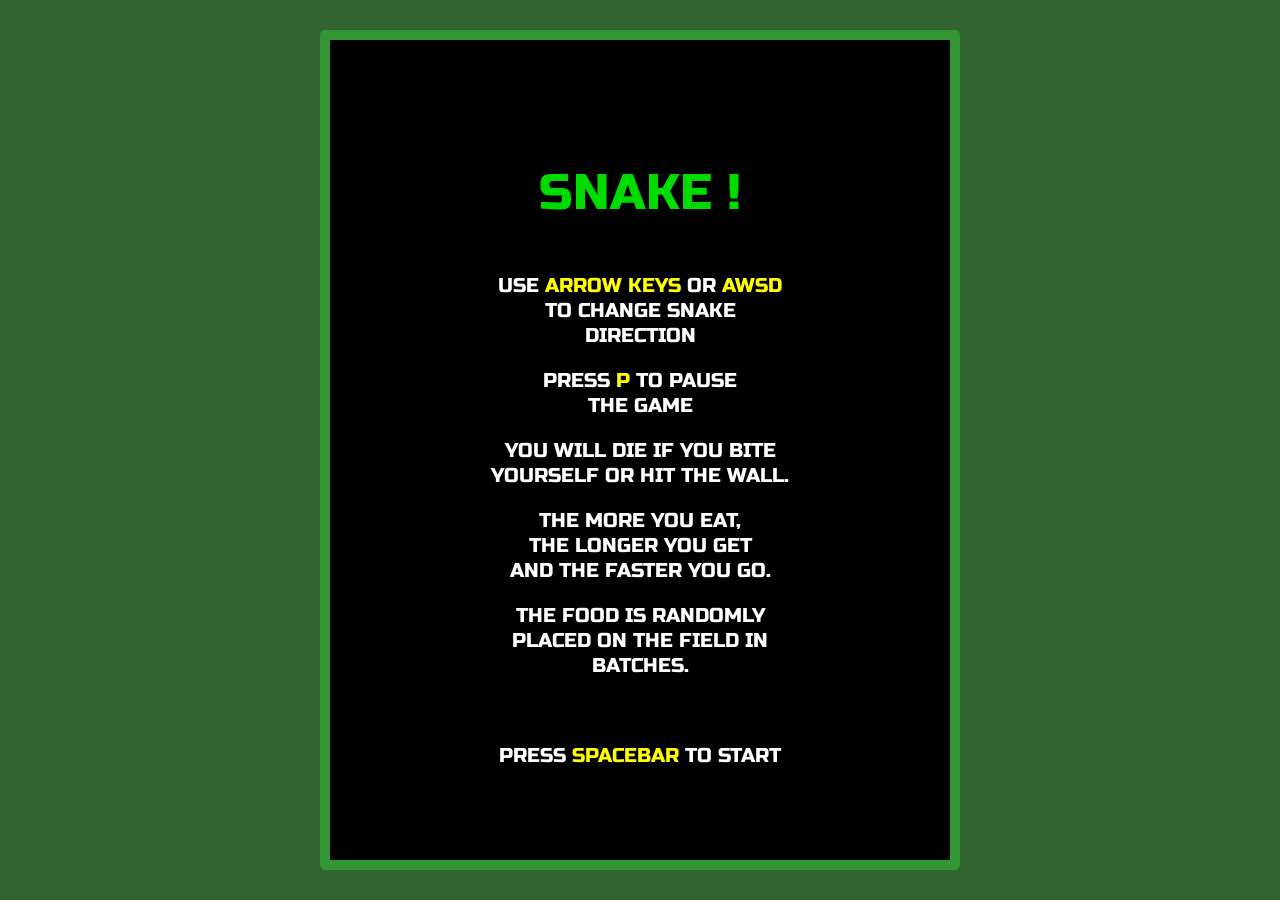
<file: zig-wasm-snake/index.html>
<!DOCTYPE html>
<html>

<head>
    <meta charset='utf-8'>
    <meta http-equiv='X-UA-Compatible' content='IE=edge'>
    <meta http-equiv="Cache-Control" content="no-cache, no-store, must-revalidate" />
    <meta http-equiv="Pragma" content="no-cache" />
    <meta http-equiv="Expires" content="0" />
    <title>Zig WASM Snake</title>
    <meta name='viewport' content='width=device-width, initial-scale=1'>
    <link rel="preconnect" href="https://fonts.googleapis.com">
    <link rel="preconnect" href="https://fonts.gstatic.com" crossorigin>
    <link href="https://fonts.googleapis.com/css2?family=Russo+One&display=swap" rel="stylesheet">
    <script src="./main.js"></script>
    <style>
        html,
        body {
            width: 100%;
            height: 100%;
            margin: 0;
            font-family: 'Russo One', sans-serif;
        }

        body {
            color: white;
            background-color: rgb(50, 100, 50);
        }

        .content {
            display: flex;
            flex-direction: column;
            align-items: center;
            justify-content: center;
            text-align: center;
            background-color: black;
            border: 10px solid rgb(50, 150, 50);
            border-radius: 5px;
            height: 100%;
            padding: 30px;
            margin: 30px;
            min-width: 560px;
            max-width: 700px;
            font-size: 20px;
        }

        .main-frame {
            position: relative;
            display: flex;
            align-items: center;
            justify-content: stretch;
            flex-direction: column;
            height: 100%;
            text-align: center;
        }

        .game-name {
            font-size: 50px;
            color: rgb(0, 220, 0);
        }

        .hl {
            color: yellow;
        }

        .overlay {
            display: flex;
            width: 100%;
            height: 100%;
            position: absolute;
            align-items: center;
            justify-content: center;
        }

        #message {
            display: none;
            border: 7px solid white;
            border-radius: 3px;
            padding: 10px;
            background-color: black;
            font-size: 20px;
        }

        #game-arena {
            position: relative;
            background-color: black;
            border: 10px solid rgb(90, 58, 32);
            border-radius: 5px;
        }

        .field {
            position: absolute;
            background-color: rgb(61, 35, 14);
            border: 2px solid black;
        }

        #score {
            display: inline-block;
            width: 50px;
        }
    </style>

</head>

<body>
    <div class="main-frame">
        <div class="content">
            <div id="page-intro">
                <p class="game-name">SNAKE !</p>
                <div style="max-width: 300px; font-size: 20px;">
                    <p>USE <span class="hl">ARROW KEYS</span> OR <span class="hl">AWSD</span><br>TO CHANGE SNAKE DIRECTION</p>
                    <p>PRESS <span class="hl">P</span> TO PAUSE<br>THE GAME</p>
                    <p>YOU WILL DIE IF YOU BITE YOURSELF OR HIT THE WALL.</p>
                    <p>THE MORE YOU EAT,<br>THE LONGER YOU GET<br>AND THE FASTER YOU GO.</p>
                    <p>THE FOOD IS RANDOMLY PLACED ON THE FIELD IN BATCHES.</p><br>
                    <p>PRESS <span class="hl">SPACEBAR</span> TO START</p>
                </div>
            </div>
            <div id="page-game">
                <div class="game-name">SNAKE !</div>
                <p style="color: yellow">
                    Snake game logic done in WASM.<br>
                    The WASM output is produced by Zig compiler.
                </p>
                <div id="game-arena"></div>
                <p><div>SCORE: <div id="score">0</div></div></p>
            </div>
        </div>
        <div class="overlay">
            <div id="message">THIS IS A MESSAGE</div>
        </div>
    </div>
    <script>
        runWasmApp();
    </script>
</body>

</html>
</file>
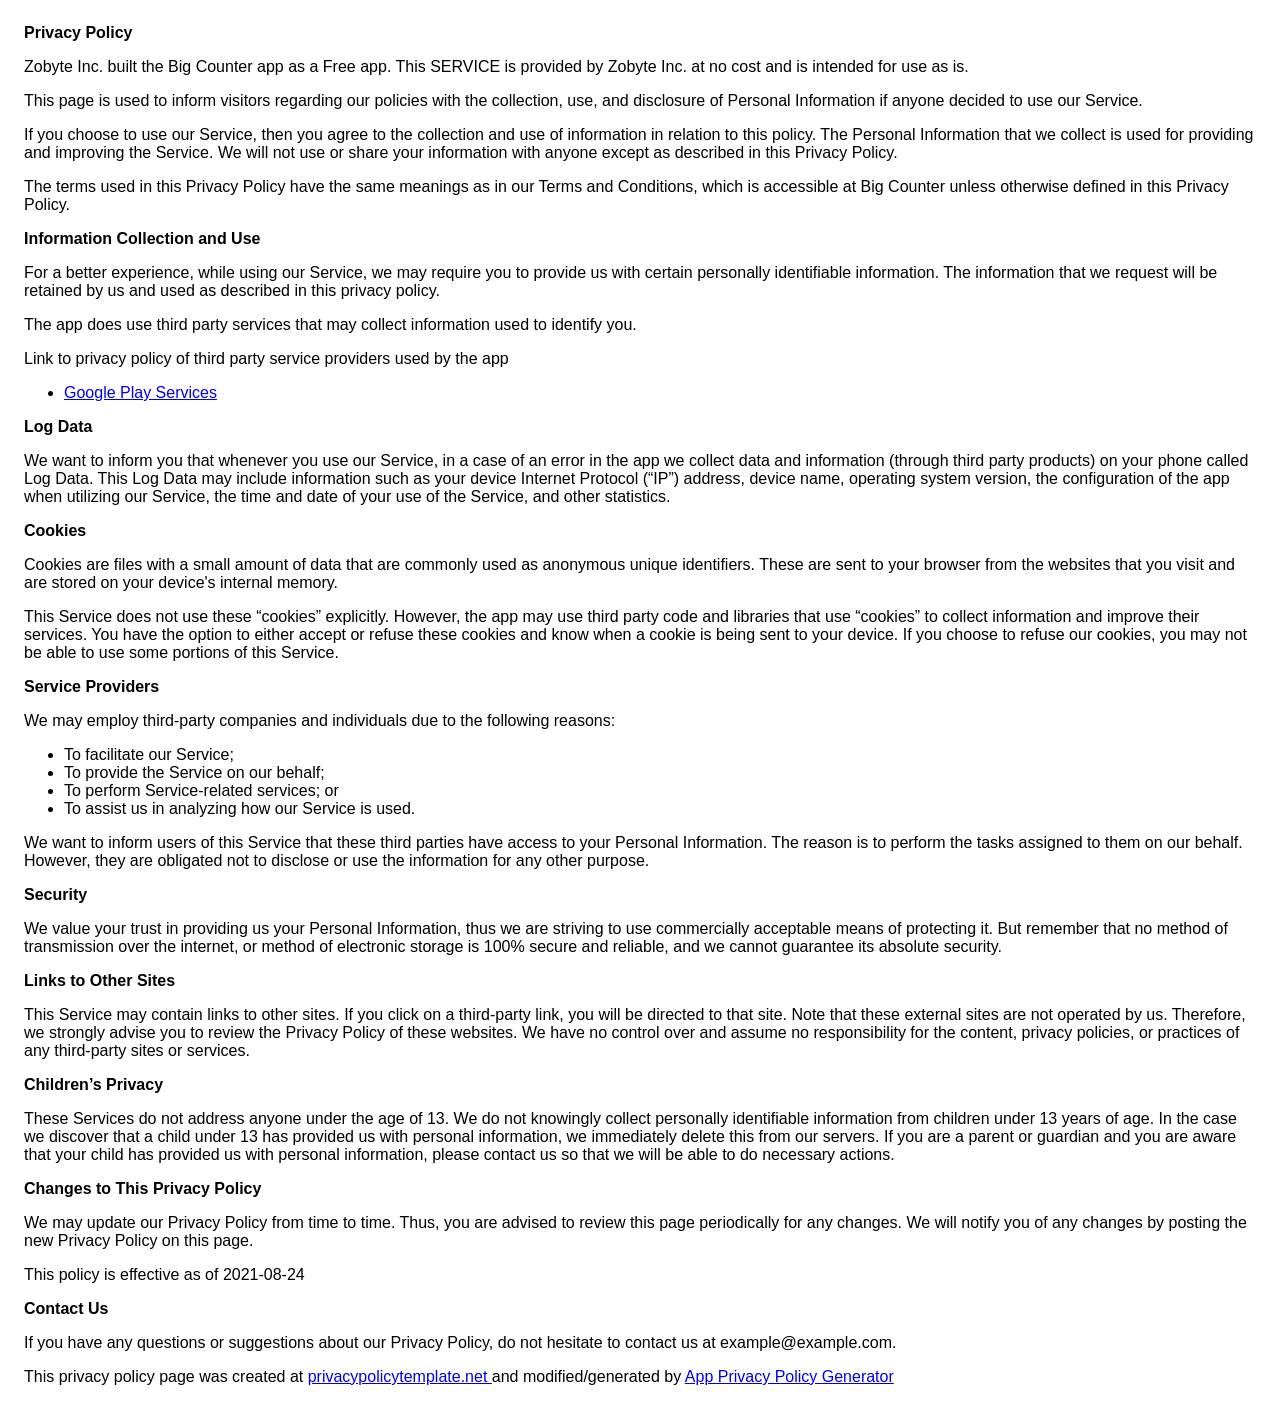
<file: privacy-policy-big-counter-app.html>
<!DOCTYPE html>
    <html>
    <head>
      <meta charset='utf-8'>
      <meta name='viewport' content='width=device-width'>
      <title>Privacy Policy</title>
      <style> body { font-family: 'Helvetica Neue', Helvetica, Arial, sans-serif; padding:1em; } </style>
    </head>
    <body>
    <strong>Privacy Policy</strong> <p>
                  Zobyte Inc. built the Big Counter app as
                  a Free app. This SERVICE is provided by
                  Zobyte Inc. at no cost and is intended for use as
                  is.
                </p> <p>
                  This page is used to inform visitors regarding our
                  policies with the collection, use, and disclosure of Personal
                  Information if anyone decided to use our Service.
                </p> <p>
                  If you choose to use our Service, then you agree to
                  the collection and use of information in relation to this
                  policy. The Personal Information that we collect is
                  used for providing and improving the Service. We will not use or share your information with
                  anyone except as described in this Privacy Policy.
                </p> <p>
                  The terms used in this Privacy Policy have the same meanings
                  as in our Terms and Conditions, which is accessible at
                  Big Counter unless otherwise defined in this Privacy Policy.
                </p> <p><strong>Information Collection and Use</strong></p> <p>
                  For a better experience, while using our Service, we
                  may require you to provide us with certain personally
                  identifiable information. The information that
                  we request will be retained by us and used as described in this privacy policy.
                </p> <div><p>
                    The app does use third party services that may collect
                    information used to identify you.
                  </p> <p>
                    Link to privacy policy of third party service providers used
                    by the app
                  </p> <ul><li><a href="https://www.google.com/policies/privacy/" target="_blank" rel="noopener noreferrer">Google Play Services</a></li><!----><!----><!----><!----><!----><!----><!----><!----><!----><!----><!----><!----><!----><!----><!----><!----><!----><!----><!----><!----><!----><!----><!----><!----><!----><!----></ul></div> <p><strong>Log Data</strong></p> <p>
                  We want to inform you that whenever you
                  use our Service, in a case of an error in the app
                  we collect data and information (through third party
                  products) on your phone called Log Data. This Log Data may
                  include information such as your device Internet Protocol
                  (“IP”) address, device name, operating system version, the
                  configuration of the app when utilizing our Service,
                  the time and date of your use of the Service, and other
                  statistics.
                </p> <p><strong>Cookies</strong></p> <p>
                  Cookies are files with a small amount of data that are
                  commonly used as anonymous unique identifiers. These are sent
                  to your browser from the websites that you visit and are
                  stored on your device's internal memory.
                </p> <p>
                  This Service does not use these “cookies” explicitly. However,
                  the app may use third party code and libraries that use
                  “cookies” to collect information and improve their services.
                  You have the option to either accept or refuse these cookies
                  and know when a cookie is being sent to your device. If you
                  choose to refuse our cookies, you may not be able to use some
                  portions of this Service.
                </p> <p><strong>Service Providers</strong></p> <p>
                  We may employ third-party companies and
                  individuals due to the following reasons:
                </p> <ul><li>To facilitate our Service;</li> <li>To provide the Service on our behalf;</li> <li>To perform Service-related services; or</li> <li>To assist us in analyzing how our Service is used.</li></ul> <p>
                  We want to inform users of this Service
                  that these third parties have access to your Personal
                  Information. The reason is to perform the tasks assigned to
                  them on our behalf. However, they are obligated not to
                  disclose or use the information for any other purpose.
                </p> <p><strong>Security</strong></p> <p>
                  We value your trust in providing us your
                  Personal Information, thus we are striving to use commercially
                  acceptable means of protecting it. But remember that no method
                  of transmission over the internet, or method of electronic
                  storage is 100% secure and reliable, and we cannot
                  guarantee its absolute security.
                </p> <p><strong>Links to Other Sites</strong></p> <p>
                  This Service may contain links to other sites. If you click on
                  a third-party link, you will be directed to that site. Note
                  that these external sites are not operated by us.
                  Therefore, we strongly advise you to review the
                  Privacy Policy of these websites. We have
                  no control over and assume no responsibility for the content,
                  privacy policies, or practices of any third-party sites or
                  services.
                </p> <p><strong>Children’s Privacy</strong></p> <p>
                  These Services do not address anyone under the age of 13.
                  We do not knowingly collect personally
                  identifiable information from children under 13 years of age. In the case
                  we discover that a child under 13 has provided
                  us with personal information, we immediately
                  delete this from our servers. If you are a parent or guardian
                  and you are aware that your child has provided us with
                  personal information, please contact us so that
                  we will be able to do necessary actions.
                </p> <p><strong>Changes to This Privacy Policy</strong></p> <p>
                  We may update our Privacy Policy from
                  time to time. Thus, you are advised to review this page
                  periodically for any changes. We will
                  notify you of any changes by posting the new Privacy Policy on
                  this page.
                </p> <p>This policy is effective as of 2021-08-24</p> <p><strong>Contact Us</strong></p> <p>
                  If you have any questions or suggestions about our
                  Privacy Policy, do not hesitate to contact us at example@example.com.
                </p> <p>This privacy policy page was created at <a href="https://privacypolicytemplate.net" target="_blank" rel="noopener noreferrer">privacypolicytemplate.net </a>and modified/generated by <a href="https://app-privacy-policy-generator.nisrulz.com/" target="_blank" rel="noopener noreferrer">App Privacy Policy Generator</a></p>
    </body>
    </html>
</file>
<file: assets/index-HWYV5Nbq.css>
@layer properties{@supports (((-webkit-hyphens:none)) and (not (margin-trim:inline))) or ((-moz-orient:inline) and (not (color:rgb(from red r g b)))){*,:before,:after,::backdrop{--tw-space-y-reverse:0;--tw-border-style:solid;--tw-gradient-position:initial;--tw-gradient-from:#0000;--tw-gradient-via:#0000;--tw-gradient-to:#0000;--tw-gradient-stops:initial;--tw-gradient-via-stops:initial;--tw-gradient-from-position:0%;--tw-gradient-via-position:50%;--tw-gradient-to-position:100%;--tw-leading:initial;--tw-font-weight:initial;--tw-tracking:initial;--tw-shadow:0 0 #0000;--tw-shadow-color:initial;--tw-shadow-alpha:100%;--tw-inset-shadow:0 0 #0000;--tw-inset-shadow-color:initial;--tw-inset-shadow-alpha:100%;--tw-ring-color:initial;--tw-ring-shadow:0 0 #0000;--tw-inset-ring-color:initial;--tw-inset-ring-shadow:0 0 #0000;--tw-ring-inset:initial;--tw-ring-offset-width:0px;--tw-ring-offset-color:#fff;--tw-ring-offset-shadow:0 0 #0000;--tw-blur:initial;--tw-brightness:initial;--tw-contrast:initial;--tw-grayscale:initial;--tw-hue-rotate:initial;--tw-invert:initial;--tw-opacity:initial;--tw-saturate:initial;--tw-sepia:initial;--tw-drop-shadow:initial;--tw-drop-shadow-color:initial;--tw-drop-shadow-alpha:100%;--tw-drop-shadow-size:initial;--tw-backdrop-blur:initial;--tw-backdrop-brightness:initial;--tw-backdrop-contrast:initial;--tw-backdrop-grayscale:initial;--tw-backdrop-hue-rotate:initial;--tw-backdrop-invert:initial;--tw-backdrop-opacity:initial;--tw-backdrop-saturate:initial;--tw-backdrop-sepia:initial}}}@layer theme{:root,:host{--font-sans:ui-sans-serif, system-ui, sans-serif, "Apple Color Emoji", "Segoe UI Emoji", "Segoe UI Symbol", "Noto Color Emoji";--font-mono:ui-monospace, SFMono-Regular, Menlo, Monaco, Consolas, "Liberation Mono", "Courier New", monospace;--color-cyan-100:oklch(95.6% .045 203.388);--color-cyan-200:oklch(91.7% .08 205.041);--color-cyan-300:oklch(86.5% .127 207.078);--color-cyan-400:oklch(78.9% .154 211.53);--color-cyan-500:oklch(71.5% .143 215.221);--color-cyan-950:oklch(30.2% .056 229.695);--color-indigo-500:oklch(58.5% .233 277.117);--color-slate-100:oklch(96.8% .007 247.896);--color-slate-200:oklch(92.9% .013 255.508);--color-slate-300:oklch(86.9% .022 252.894);--color-slate-400:oklch(70.4% .04 256.788);--color-slate-900:oklch(20.8% .042 265.755);--color-slate-950:oklch(12.9% .042 264.695);--color-black:#000;--color-white:#fff;--spacing:.25rem;--container-2xl:42rem;--container-3xl:48rem;--container-6xl:72rem;--text-xs:.75rem;--text-xs--line-height:calc(1 / .75);--text-sm:.875rem;--text-sm--line-height:calc(1.25 / .875);--text-base:1rem;--text-base--line-height: 1.5 ;--text-lg:1.125rem;--text-lg--line-height:calc(1.75 / 1.125);--text-2xl:1.5rem;--text-2xl--line-height:calc(2 / 1.5);--text-3xl:1.875rem;--text-3xl--line-height: 1.2 ;--text-4xl:2.25rem;--text-4xl--line-height:calc(2.5 / 2.25);--text-5xl:3rem;--text-5xl--line-height:1;--font-weight-medium:500;--font-weight-semibold:600;--tracking-wide:.025em;--leading-tight:1.25;--radius-xl:.75rem;--radius-2xl:1rem;--radius-3xl:1.5rem;--blur-3xl:64px;--default-font-family:var(--font-sans);--default-mono-font-family:var(--font-mono)}}@layer base{*,:after,:before,::backdrop{box-sizing:border-box;border:0 solid;margin:0;padding:0}::file-selector-button{box-sizing:border-box;border:0 solid;margin:0;padding:0}html,:host{-webkit-text-size-adjust:100%;tab-size:4;line-height:1.5;font-family:var(--default-font-family,ui-sans-serif, system-ui, sans-serif, "Apple Color Emoji", "Segoe UI Emoji", "Segoe UI Symbol", "Noto Color Emoji");font-feature-settings:var(--default-font-feature-settings,normal);font-variation-settings:var(--default-font-variation-settings,normal);-webkit-tap-highlight-color:transparent}hr{height:0;color:inherit;border-top-width:1px}abbr:where([title]){-webkit-text-decoration:underline dotted;text-decoration:underline dotted}h1,h2,h3,h4,h5,h6{font-size:inherit;font-weight:inherit}a{color:inherit;-webkit-text-decoration:inherit;text-decoration:inherit}b,strong{font-weight:bolder}code,kbd,samp,pre{font-family:var(--default-mono-font-family,ui-monospace, SFMono-Regular, Menlo, Monaco, Consolas, "Liberation Mono", "Courier New", monospace);font-feature-settings:var(--default-mono-font-feature-settings,normal);font-variation-settings:var(--default-mono-font-variation-settings,normal);font-size:1em}small{font-size:80%}sub,sup{vertical-align:baseline;font-size:75%;line-height:0;position:relative}sub{bottom:-.25em}sup{top:-.5em}table{text-indent:0;border-color:inherit;border-collapse:collapse}:-moz-focusring{outline:auto}progress{vertical-align:baseline}summary{display:list-item}ol,ul,menu{list-style:none}img,svg,video,canvas,audio,iframe,embed,object{vertical-align:middle;display:block}img,video{max-width:100%;height:auto}button,input,select,optgroup,textarea{font:inherit;font-feature-settings:inherit;font-variation-settings:inherit;letter-spacing:inherit;color:inherit;opacity:1;background-color:#0000;border-radius:0}::file-selector-button{font:inherit;font-feature-settings:inherit;font-variation-settings:inherit;letter-spacing:inherit;color:inherit;opacity:1;background-color:#0000;border-radius:0}:where(select:is([multiple],[size])) optgroup{font-weight:bolder}:where(select:is([multiple],[size])) optgroup option{padding-inline-start:20px}::file-selector-button{margin-inline-end:4px}::placeholder{opacity:1}@supports (not ((-webkit-appearance:-apple-pay-button))) or (contain-intrinsic-size:1px){::placeholder{color:currentColor}@supports (color:color-mix(in lab,red,red)){::placeholder{color:color-mix(in oklab,currentcolor 50%,transparent)}}}textarea{resize:vertical}::-webkit-search-decoration{-webkit-appearance:none}::-webkit-date-and-time-value{min-height:1lh;text-align:inherit}::-webkit-datetime-edit{display:inline-flex}::-webkit-datetime-edit-fields-wrapper{padding:0}::-webkit-datetime-edit{padding-block:0}::-webkit-datetime-edit-year-field{padding-block:0}::-webkit-datetime-edit-month-field{padding-block:0}::-webkit-datetime-edit-day-field{padding-block:0}::-webkit-datetime-edit-hour-field{padding-block:0}::-webkit-datetime-edit-minute-field{padding-block:0}::-webkit-datetime-edit-second-field{padding-block:0}::-webkit-datetime-edit-millisecond-field{padding-block:0}::-webkit-datetime-edit-meridiem-field{padding-block:0}::-webkit-calendar-picker-indicator{line-height:1}:-moz-ui-invalid{box-shadow:none}button,input:where([type=button],[type=reset],[type=submit]){appearance:button}::file-selector-button{appearance:button}::-webkit-inner-spin-button{height:auto}::-webkit-outer-spin-button{height:auto}[hidden]:where(:not([hidden=until-found])){display:none!important}}@layer components;@layer utilities{.absolute{position:absolute}.relative{position:relative}.sticky{position:sticky}.inset-0{inset:calc(var(--spacing) * 0)}.top-0{top:calc(var(--spacing) * 0)}.top-16{top:calc(var(--spacing) * 16)}.top-24{top:calc(var(--spacing) * 24)}.right-0{right:calc(var(--spacing) * 0)}.-left-20{left:calc(var(--spacing) * -20)}.z-20{z-index:20}.mx-auto{margin-inline:auto}.mt-2{margin-top:calc(var(--spacing) * 2)}.mt-3{margin-top:calc(var(--spacing) * 3)}.mt-4{margin-top:calc(var(--spacing) * 4)}.mt-5{margin-top:calc(var(--spacing) * 5)}.mt-6{margin-top:calc(var(--spacing) * 6)}.mt-7{margin-top:calc(var(--spacing) * 7)}.mb-3{margin-bottom:calc(var(--spacing) * 3)}.mb-8{margin-bottom:calc(var(--spacing) * 8)}.flex{display:flex}.grid{display:grid}.hidden{display:none}.inline-flex{display:inline-flex}.h-9{height:calc(var(--spacing) * 9)}.h-72{height:calc(var(--spacing) * 72)}.h-80{height:calc(var(--spacing) * 80)}.min-h-screen{min-height:100vh}.w-9{width:calc(var(--spacing) * 9)}.w-72{width:calc(var(--spacing) * 72)}.w-80{width:calc(var(--spacing) * 80)}.max-w-2xl{max-width:var(--container-2xl)}.max-w-3xl{max-width:var(--container-3xl)}.max-w-6xl{max-width:var(--container-6xl)}.flex-col{flex-direction:column}.flex-wrap{flex-wrap:wrap}.items-center{align-items:center}.justify-between{justify-content:space-between}.justify-center{justify-content:center}.gap-2{gap:calc(var(--spacing) * 2)}.gap-3{gap:calc(var(--spacing) * 3)}.gap-5{gap:calc(var(--spacing) * 5)}.gap-6{gap:calc(var(--spacing) * 6)}.gap-8{gap:calc(var(--spacing) * 8)}:where(.space-y-2>:not(:last-child)){--tw-space-y-reverse:0;margin-block-start:calc(calc(var(--spacing) * 2) * var(--tw-space-y-reverse));margin-block-end:calc(calc(var(--spacing) * 2) * calc(1 - var(--tw-space-y-reverse)))}:where(.space-y-3>:not(:last-child)){--tw-space-y-reverse:0;margin-block-start:calc(calc(var(--spacing) * 3) * var(--tw-space-y-reverse));margin-block-end:calc(calc(var(--spacing) * 3) * calc(1 - var(--tw-space-y-reverse)))}.overflow-hidden{overflow:hidden}.rounded-2xl{border-radius:var(--radius-2xl)}.rounded-3xl{border-radius:var(--radius-3xl)}.rounded-full{border-radius:3.40282e38px}.rounded-xl{border-radius:var(--radius-xl)}.border{border-style:var(--tw-border-style);border-width:1px}.border-y{border-block-style:var(--tw-border-style);border-block-width:1px}.border-t{border-top-style:var(--tw-border-style);border-top-width:1px}.border-b{border-bottom-style:var(--tw-border-style);border-bottom-width:1px}.border-cyan-300\/20{border-color:#53eafd33}@supports (color:color-mix(in lab,red,red)){.border-cyan-300\/20{border-color:color-mix(in oklab,var(--color-cyan-300) 20%,transparent)}}.border-cyan-300\/30{border-color:#53eafd4d}@supports (color:color-mix(in lab,red,red)){.border-cyan-300\/30{border-color:color-mix(in oklab,var(--color-cyan-300) 30%,transparent)}}.border-white\/10{border-color:#ffffff1a}@supports (color:color-mix(in lab,red,red)){.border-white\/10{border-color:color-mix(in oklab,var(--color-white) 10%,transparent)}}.border-white\/15{border-color:#ffffff26}@supports (color:color-mix(in lab,red,red)){.border-white\/15{border-color:color-mix(in oklab,var(--color-white) 15%,transparent)}}.bg-black\/10{background-color:#0000001a}@supports (color:color-mix(in lab,red,red)){.bg-black\/10{background-color:color-mix(in oklab,var(--color-black) 10%,transparent)}}.bg-cyan-300\/10{background-color:#53eafd1a}@supports (color:color-mix(in lab,red,red)){.bg-cyan-300\/10{background-color:color-mix(in oklab,var(--color-cyan-300) 10%,transparent)}}.bg-cyan-300\/15{background-color:#53eafd26}@supports (color:color-mix(in lab,red,red)){.bg-cyan-300\/15{background-color:color-mix(in oklab,var(--color-cyan-300) 15%,transparent)}}.bg-cyan-400\/15{background-color:#00d2ef26}@supports (color:color-mix(in lab,red,red)){.bg-cyan-400\/15{background-color:color-mix(in oklab,var(--color-cyan-400) 15%,transparent)}}.bg-cyan-500{background-color:var(--color-cyan-500)}.bg-indigo-500{background-color:var(--color-indigo-500)}.bg-slate-900\/60{background-color:#0f172b99}@supports (color:color-mix(in lab,red,red)){.bg-slate-900\/60{background-color:color-mix(in oklab,var(--color-slate-900) 60%,transparent)}}.bg-slate-950{background-color:var(--color-slate-950)}.bg-slate-950\/60{background-color:#02061899}@supports (color:color-mix(in lab,red,red)){.bg-slate-950\/60{background-color:color-mix(in oklab,var(--color-slate-950) 60%,transparent)}}.bg-slate-950\/80{background-color:#020618cc}@supports (color:color-mix(in lab,red,red)){.bg-slate-950\/80{background-color:color-mix(in oklab,var(--color-slate-950) 80%,transparent)}}.bg-white\/5{background-color:#ffffff0d}@supports (color:color-mix(in lab,red,red)){.bg-white\/5{background-color:color-mix(in oklab,var(--color-white) 5%,transparent)}}.bg-gradient-to-br{--tw-gradient-position:to bottom right in oklab;background-image:linear-gradient(var(--tw-gradient-stops))}.from-cyan-400\/10{--tw-gradient-from:#00d2ef1a}@supports (color:color-mix(in lab,red,red)){.from-cyan-400\/10{--tw-gradient-from:color-mix(in oklab, var(--color-cyan-400) 10%, transparent)}}.from-cyan-400\/10{--tw-gradient-stops:var(--tw-gradient-via-stops,var(--tw-gradient-position), var(--tw-gradient-from) var(--tw-gradient-from-position), var(--tw-gradient-to) var(--tw-gradient-to-position))}.to-indigo-500\/10{--tw-gradient-to:#625fff1a}@supports (color:color-mix(in lab,red,red)){.to-indigo-500\/10{--tw-gradient-to:color-mix(in oklab, var(--color-indigo-500) 10%, transparent)}}.to-indigo-500\/10{--tw-gradient-stops:var(--tw-gradient-via-stops,var(--tw-gradient-position), var(--tw-gradient-from) var(--tw-gradient-from-position), var(--tw-gradient-to) var(--tw-gradient-to-position))}.p-3{padding:calc(var(--spacing) * 3)}.p-5{padding:calc(var(--spacing) * 5)}.p-6{padding:calc(var(--spacing) * 6)}.px-3{padding-inline:calc(var(--spacing) * 3)}.px-4{padding-inline:calc(var(--spacing) * 4)}.py-1{padding-block:calc(var(--spacing) * 1)}.py-1\.5{padding-block:calc(var(--spacing) * 1.5)}.py-2{padding-block:calc(var(--spacing) * 2)}.py-3{padding-block:calc(var(--spacing) * 3)}.py-6{padding-block:calc(var(--spacing) * 6)}.py-14{padding-block:calc(var(--spacing) * 14)}.py-16{padding-block:calc(var(--spacing) * 16)}.text-center{text-align:center}.text-2xl{font-size:var(--text-2xl);line-height:var(--tw-leading,var(--text-2xl--line-height))}.text-3xl{font-size:var(--text-3xl);line-height:var(--tw-leading,var(--text-3xl--line-height))}.text-base{font-size:var(--text-base);line-height:var(--tw-leading,var(--text-base--line-height))}.text-lg{font-size:var(--text-lg);line-height:var(--tw-leading,var(--text-lg--line-height))}.text-sm{font-size:var(--text-sm);line-height:var(--tw-leading,var(--text-sm--line-height))}.text-xs{font-size:var(--text-xs);line-height:var(--tw-leading,var(--text-xs--line-height))}.leading-6{--tw-leading:calc(var(--spacing) * 6);line-height:calc(var(--spacing) * 6)}.leading-7{--tw-leading:calc(var(--spacing) * 7);line-height:calc(var(--spacing) * 7)}.leading-tight{--tw-leading:var(--leading-tight);line-height:var(--leading-tight)}.font-medium{--tw-font-weight:var(--font-weight-medium);font-weight:var(--font-weight-medium)}.font-semibold{--tw-font-weight:var(--font-weight-semibold);font-weight:var(--font-weight-semibold)}.tracking-\[0\.2em\]{--tw-tracking:.2em;letter-spacing:.2em}.tracking-wide{--tw-tracking:var(--tracking-wide);letter-spacing:var(--tracking-wide)}.text-cyan-100{color:var(--color-cyan-100)}.text-cyan-200{color:var(--color-cyan-200)}.text-cyan-300{color:var(--color-cyan-300)}.text-cyan-300\/90{color:#53eafde6}@supports (color:color-mix(in lab,red,red)){.text-cyan-300\/90{color:color-mix(in oklab,var(--color-cyan-300) 90%,transparent)}}.text-slate-100{color:var(--color-slate-100)}.text-slate-200{color:var(--color-slate-200)}.text-slate-300{color:var(--color-slate-300)}.text-slate-400{color:var(--color-slate-400)}.uppercase{text-transform:uppercase}.opacity-30{opacity:.3}.shadow-2xl{--tw-shadow:0 25px 50px -12px var(--tw-shadow-color,#00000040);box-shadow:var(--tw-inset-shadow),var(--tw-inset-ring-shadow),var(--tw-ring-offset-shadow),var(--tw-ring-shadow),var(--tw-shadow)}.shadow-lg{--tw-shadow:0 10px 15px -3px var(--tw-shadow-color,#0000001a), 0 4px 6px -4px var(--tw-shadow-color,#0000001a);box-shadow:var(--tw-inset-shadow),var(--tw-inset-ring-shadow),var(--tw-ring-offset-shadow),var(--tw-ring-shadow),var(--tw-shadow)}.shadow-xl{--tw-shadow:0 20px 25px -5px var(--tw-shadow-color,#0000001a), 0 8px 10px -6px var(--tw-shadow-color,#0000001a);box-shadow:var(--tw-inset-shadow),var(--tw-inset-ring-shadow),var(--tw-ring-offset-shadow),var(--tw-ring-shadow),var(--tw-shadow)}.ring-1{--tw-ring-shadow:var(--tw-ring-inset,) 0 0 0 calc(1px + var(--tw-ring-offset-width)) var(--tw-ring-color,currentcolor);box-shadow:var(--tw-inset-shadow),var(--tw-inset-ring-shadow),var(--tw-ring-offset-shadow),var(--tw-ring-shadow),var(--tw-shadow)}.shadow-black\/20{--tw-shadow-color:#0003}@supports (color:color-mix(in lab,red,red)){.shadow-black\/20{--tw-shadow-color:color-mix(in oklab, color-mix(in oklab, var(--color-black) 20%, transparent) var(--tw-shadow-alpha), transparent)}}.shadow-black\/30{--tw-shadow-color:#0000004d}@supports (color:color-mix(in lab,red,red)){.shadow-black\/30{--tw-shadow-color:color-mix(in oklab, color-mix(in oklab, var(--color-black) 30%, transparent) var(--tw-shadow-alpha), transparent)}}.shadow-cyan-950\/40{--tw-shadow-color:#05334566}@supports (color:color-mix(in lab,red,red)){.shadow-cyan-950\/40{--tw-shadow-color:color-mix(in oklab, color-mix(in oklab, var(--color-cyan-950) 40%, transparent) var(--tw-shadow-alpha), transparent)}}.ring-cyan-300\/20{--tw-ring-color:#53eafd33}@supports (color:color-mix(in lab,red,red)){.ring-cyan-300\/20{--tw-ring-color:color-mix(in oklab, var(--color-cyan-300) 20%, transparent)}}.blur-3xl{--tw-blur:blur(var(--blur-3xl));filter:var(--tw-blur,) var(--tw-brightness,) var(--tw-contrast,) var(--tw-grayscale,) var(--tw-hue-rotate,) var(--tw-invert,) var(--tw-saturate,) var(--tw-sepia,) var(--tw-drop-shadow,)}.backdrop-blur{--tw-backdrop-blur:blur(8px);-webkit-backdrop-filter:var(--tw-backdrop-blur,) var(--tw-backdrop-brightness,) var(--tw-backdrop-contrast,) var(--tw-backdrop-grayscale,) var(--tw-backdrop-hue-rotate,) var(--tw-backdrop-invert,) var(--tw-backdrop-opacity,) var(--tw-backdrop-saturate,) var(--tw-backdrop-sepia,);backdrop-filter:var(--tw-backdrop-blur,) var(--tw-backdrop-brightness,) var(--tw-backdrop-contrast,) var(--tw-backdrop-grayscale,) var(--tw-backdrop-hue-rotate,) var(--tw-backdrop-invert,) var(--tw-backdrop-opacity,) var(--tw-backdrop-saturate,) var(--tw-backdrop-sepia,)}@media(hover:hover){.hover\:bg-cyan-300\/20:hover{background-color:#53eafd33}@supports (color:color-mix(in lab,red,red)){.hover\:bg-cyan-300\/20:hover{background-color:color-mix(in oklab,var(--color-cyan-300) 20%,transparent)}}.hover\:bg-white\/5:hover{background-color:#ffffff0d}@supports (color:color-mix(in lab,red,red)){.hover\:bg-white\/5:hover{background-color:color-mix(in oklab,var(--color-white) 5%,transparent)}}.hover\:text-white:hover{color:var(--color-white)}}@media(min-width:40rem){.sm\:grid-cols-2{grid-template-columns:repeat(2,minmax(0,1fr))}.sm\:text-4xl{font-size:var(--text-4xl);line-height:var(--tw-leading,var(--text-4xl--line-height))}}@media(min-width:48rem){.md\:mb-10{margin-bottom:calc(var(--spacing) * 10)}.md\:flex{display:flex}.md\:grid-cols-2{grid-template-columns:repeat(2,minmax(0,1fr))}.md\:grid-cols-3{grid-template-columns:repeat(3,minmax(0,1fr))}.md\:grid-cols-\[1\.1fr_0\.9fr\]{grid-template-columns:1.1fr .9fr}.md\:grid-cols-\[1\.2fr_0\.8fr\]{grid-template-columns:1.2fr .8fr}.md\:items-center{align-items:center}.md\:p-8{padding:calc(var(--spacing) * 8)}.md\:py-20{padding-block:calc(var(--spacing) * 20)}.md\:py-24{padding-block:calc(var(--spacing) * 24)}.md\:text-3xl{font-size:var(--text-3xl);line-height:var(--tw-leading,var(--text-3xl--line-height))}.md\:text-5xl{font-size:var(--text-5xl);line-height:var(--tw-leading,var(--text-5xl--line-height))}.md\:text-lg{font-size:var(--text-lg);line-height:var(--tw-leading,var(--text-lg--line-height))}}}@property --tw-space-y-reverse{syntax:"*";inherits:false;initial-value:0}@property --tw-border-style{syntax:"*";inherits:false;initial-value:solid}@property --tw-gradient-position{syntax:"*";inherits:false}@property --tw-gradient-from{syntax:"<color>";inherits:false;initial-value:#0000}@property --tw-gradient-via{syntax:"<color>";inherits:false;initial-value:#0000}@property --tw-gradient-to{syntax:"<color>";inherits:false;initial-value:#0000}@property --tw-gradient-stops{syntax:"*";inherits:false}@property --tw-gradient-via-stops{syntax:"*";inherits:false}@property --tw-gradient-from-position{syntax:"<length-percentage>";inherits:false;initial-value:0%}@property --tw-gradient-via-position{syntax:"<length-percentage>";inherits:false;initial-value:50%}@property --tw-gradient-to-position{syntax:"<length-percentage>";inherits:false;initial-value:100%}@property --tw-leading{syntax:"*";inherits:false}@property --tw-font-weight{syntax:"*";inherits:false}@property --tw-tracking{syntax:"*";inherits:false}@property --tw-shadow{syntax:"*";inherits:false;initial-value:0 0 #0000}@property --tw-shadow-color{syntax:"*";inherits:false}@property --tw-shadow-alpha{syntax:"<percentage>";inherits:false;initial-value:100%}@property --tw-inset-shadow{syntax:"*";inherits:false;initial-value:0 0 #0000}@property --tw-inset-shadow-color{syntax:"*";inherits:false}@property --tw-inset-shadow-alpha{syntax:"<percentage>";inherits:false;initial-value:100%}@property --tw-ring-color{syntax:"*";inherits:false}@property --tw-ring-shadow{syntax:"*";inherits:false;initial-value:0 0 #0000}@property --tw-inset-ring-color{syntax:"*";inherits:false}@property --tw-inset-ring-shadow{syntax:"*";inherits:false;initial-value:0 0 #0000}@property --tw-ring-inset{syntax:"*";inherits:false}@property --tw-ring-offset-width{syntax:"<length>";inherits:false;initial-value:0}@property --tw-ring-offset-color{syntax:"*";inherits:false;initial-value:#fff}@property --tw-ring-offset-shadow{syntax:"*";inherits:false;initial-value:0 0 #0000}@property --tw-blur{syntax:"*";inherits:false}@property --tw-brightness{syntax:"*";inherits:false}@property --tw-contrast{syntax:"*";inherits:false}@property --tw-grayscale{syntax:"*";inherits:false}@property --tw-hue-rotate{syntax:"*";inherits:false}@property --tw-invert{syntax:"*";inherits:false}@property --tw-opacity{syntax:"*";inherits:false}@property --tw-saturate{syntax:"*";inherits:false}@property --tw-sepia{syntax:"*";inherits:false}@property --tw-drop-shadow{syntax:"*";inherits:false}@property --tw-drop-shadow-color{syntax:"*";inherits:false}@property --tw-drop-shadow-alpha{syntax:"<percentage>";inherits:false;initial-value:100%}@property --tw-drop-shadow-size{syntax:"*";inherits:false}@property --tw-backdrop-blur{syntax:"*";inherits:false}@property --tw-backdrop-brightness{syntax:"*";inherits:false}@property --tw-backdrop-contrast{syntax:"*";inherits:false}@property --tw-backdrop-grayscale{syntax:"*";inherits:false}@property --tw-backdrop-hue-rotate{syntax:"*";inherits:false}@property --tw-backdrop-invert{syntax:"*";inherits:false}@property --tw-backdrop-opacity{syntax:"*";inherits:false}@property --tw-backdrop-saturate{syntax:"*";inherits:false}@property --tw-backdrop-sepia{syntax:"*";inherits:false}
</file>
